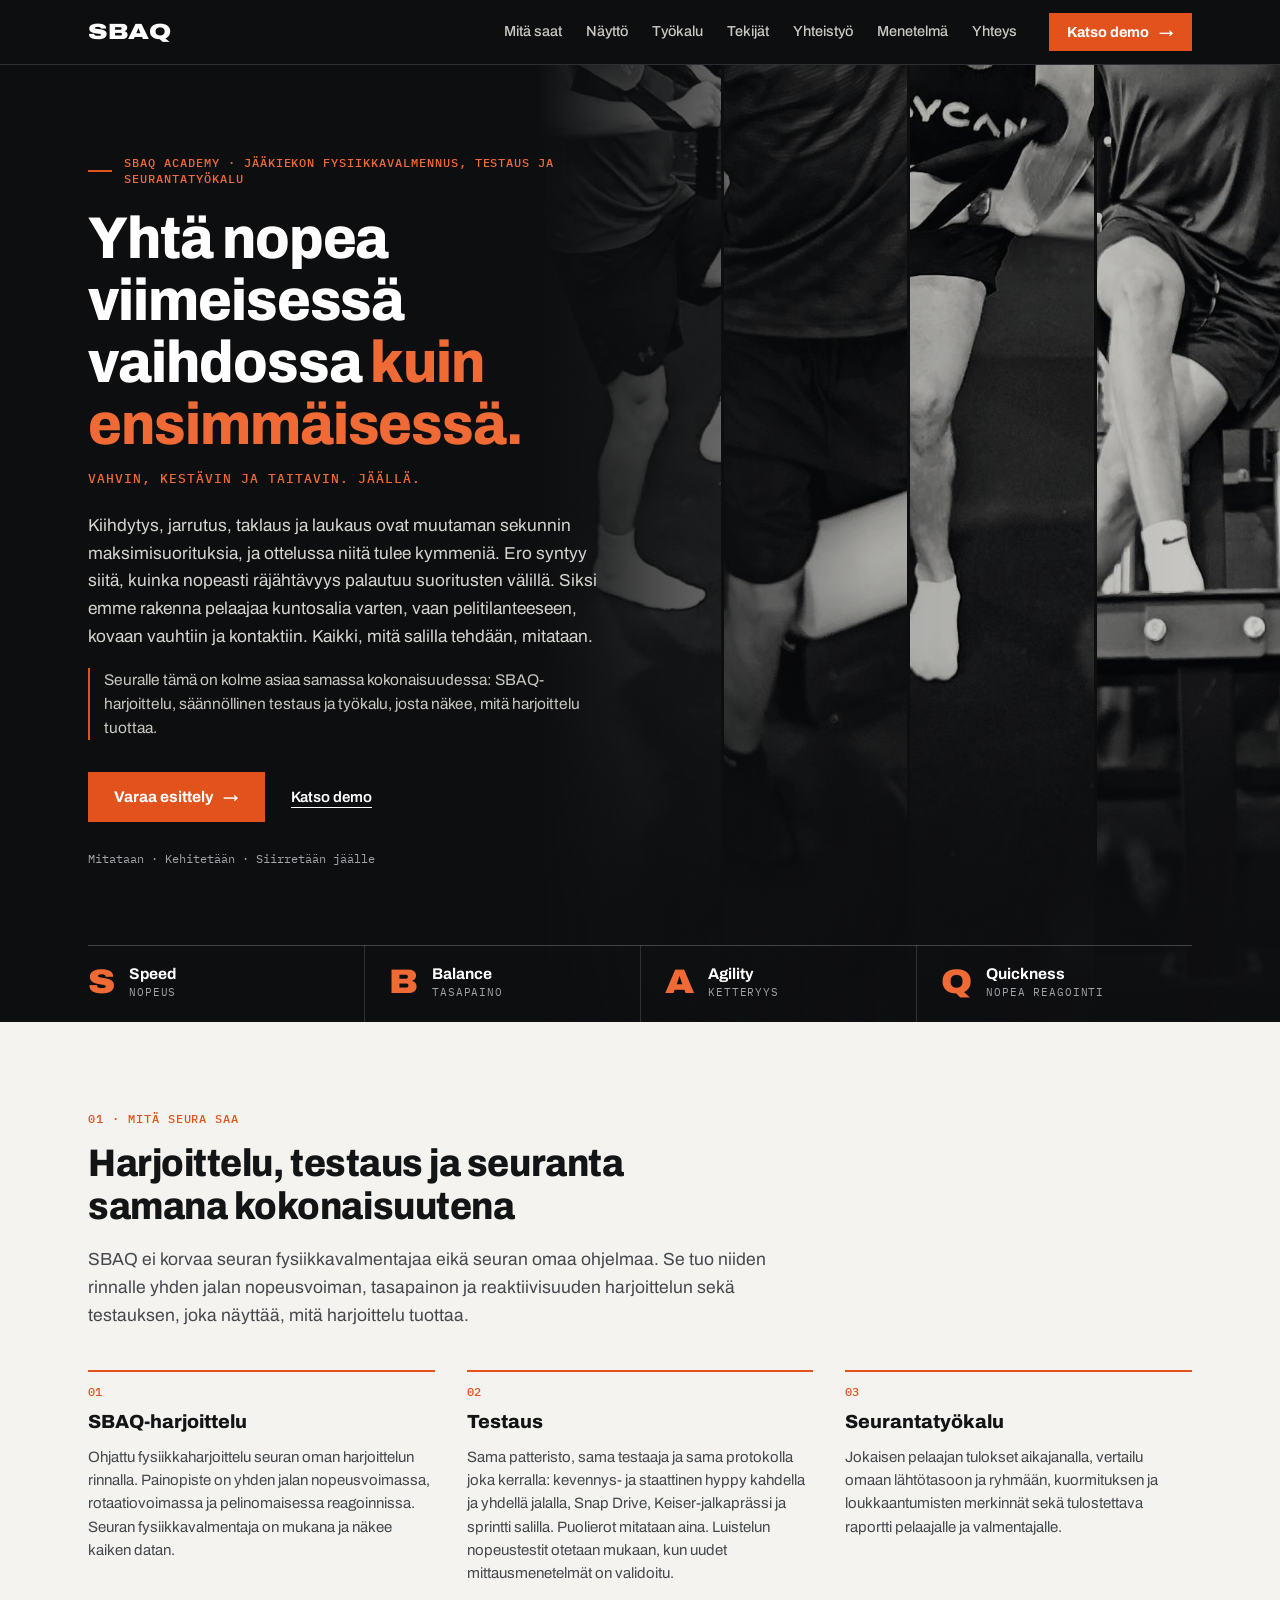
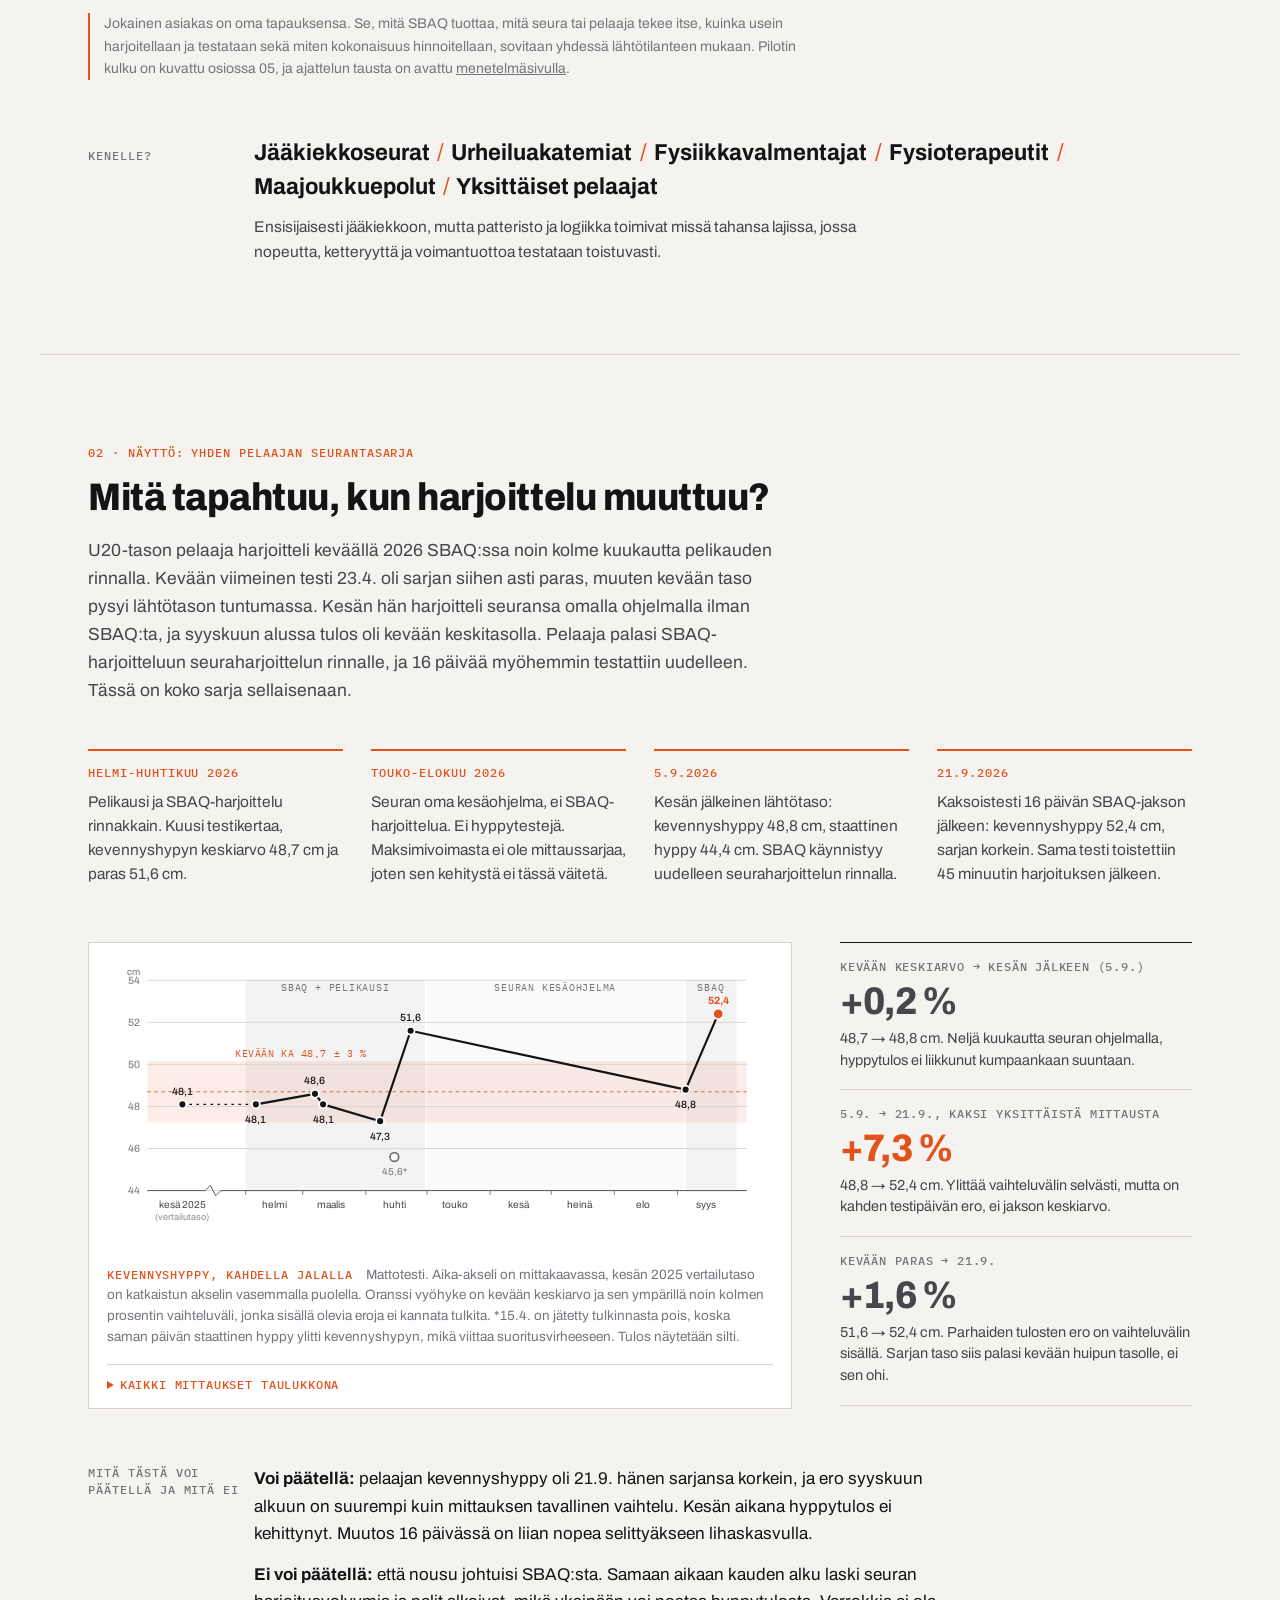
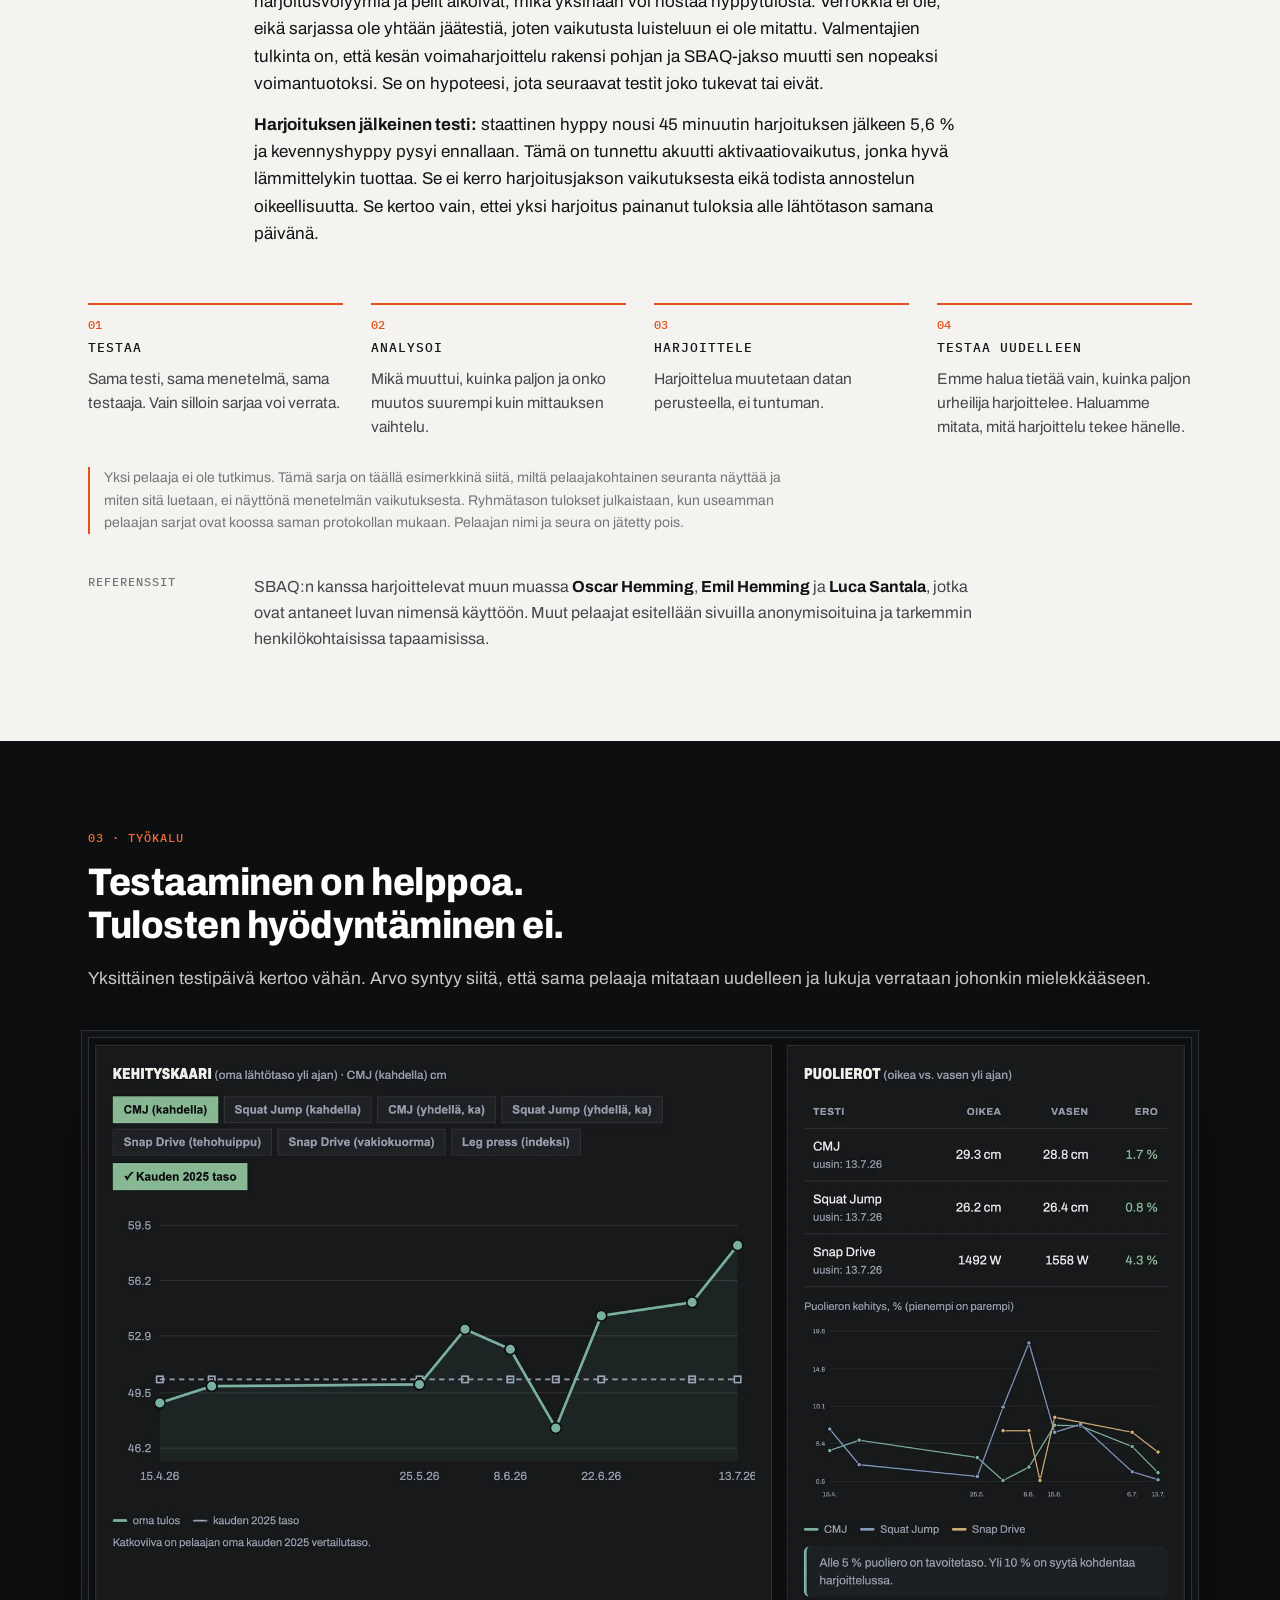
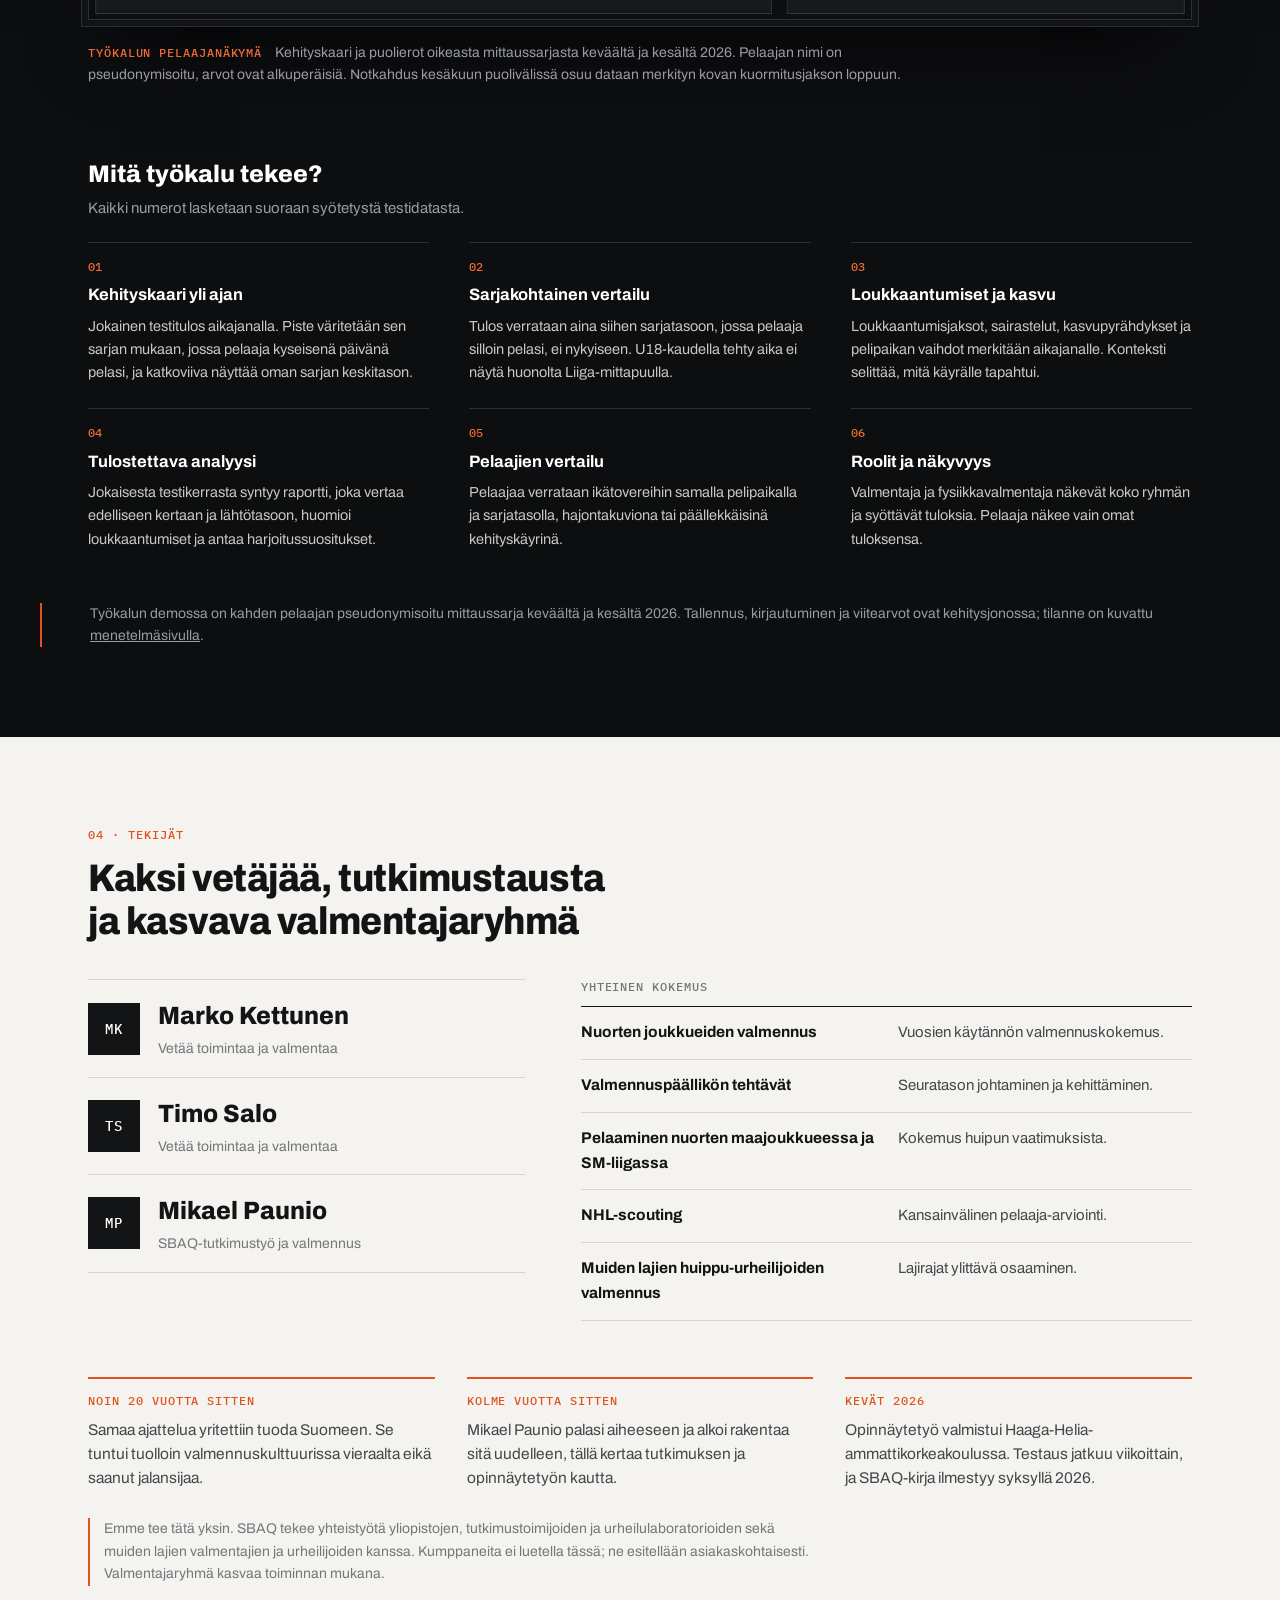
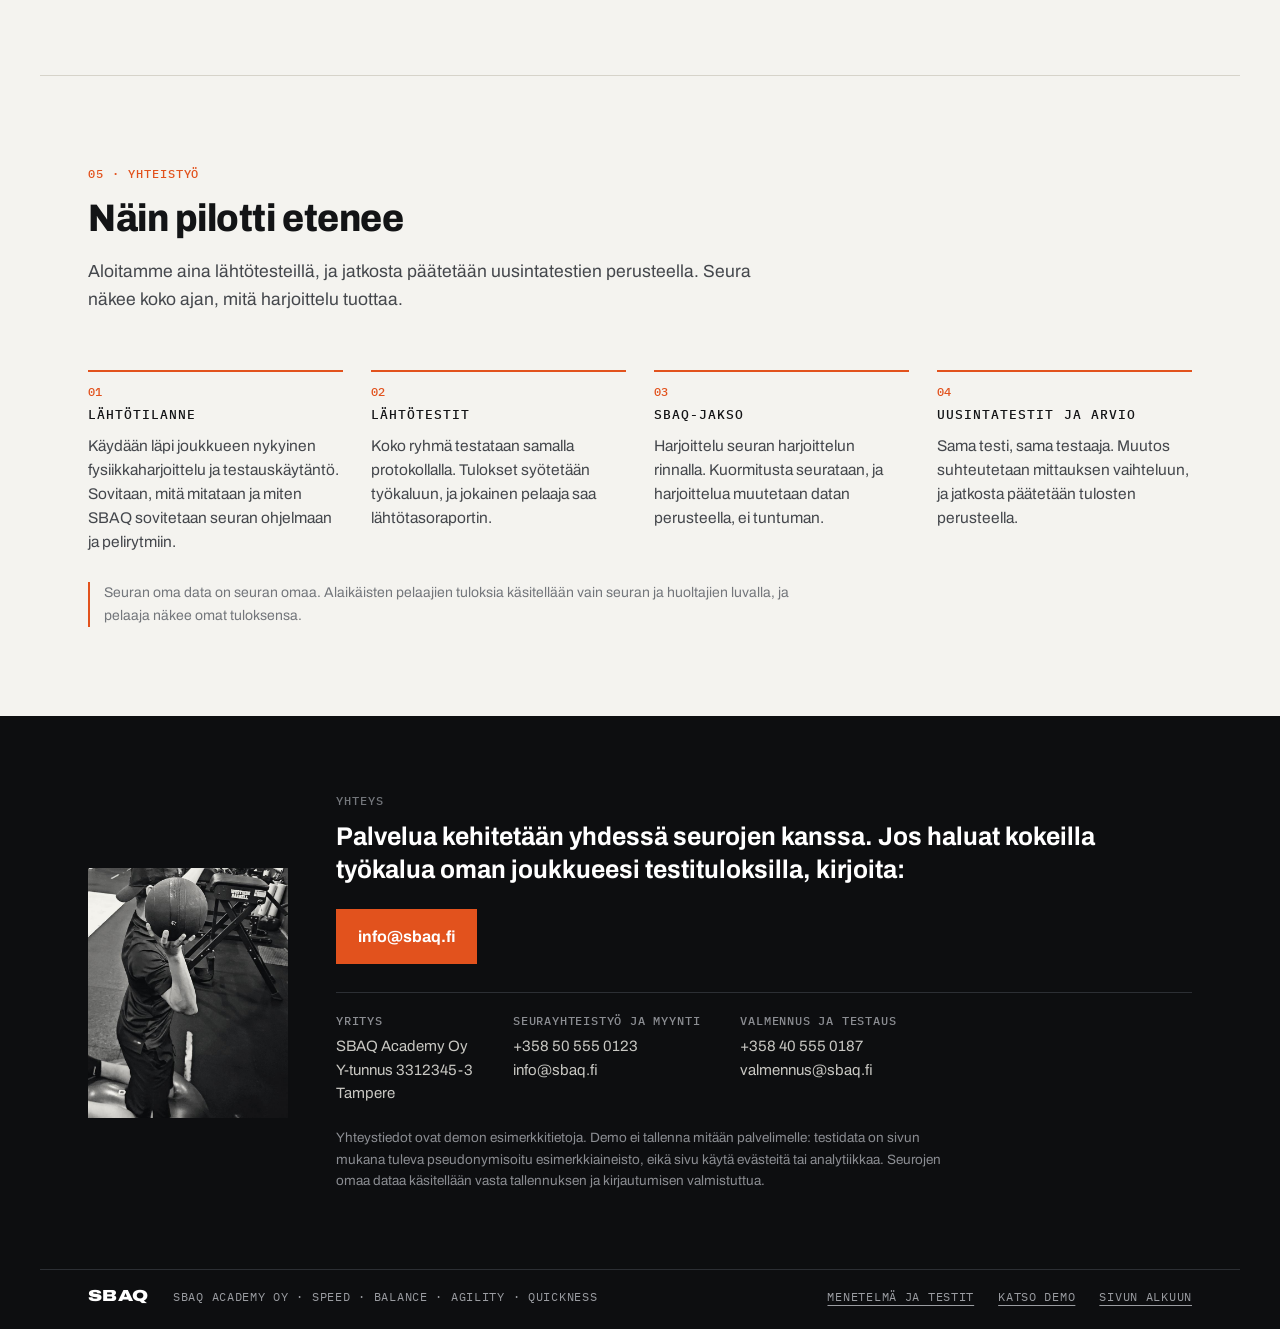
<file: index.html>
<!doctype html>
<html lang="fi">
<head>
  <meta charset="utf-8" />
  <meta name="viewport" content="width=device-width, initial-scale=1" />
  <title>SBAQ Academy. Speed, Balance, Agility, Quickness</title>
  <meta name="description" content="SBAQ Academy harjoittaa räjähtävyyttä, joka toistuu koko ottelun: yhtä nopea viimeisessä vaihdossa kuin ensimmäisessä. Harjoittelu mitataan yhteistyössä yliopistojen, tutkimustoimijoiden ja urheilulaboratorioiden kanssa, ja seurantatyökalu näyttää, miten pelaaja kehittyy." />
  <link rel="canonical" href="https://segedi23.github.io/sbaq-demo/" />
  <link rel="icon" href="img/favicon.svg" type="image/svg+xml" />
  <link rel="apple-touch-icon" href="img/apple-touch-icon.png" />
  <meta property="og:type" content="website" />
  <meta property="og:locale" content="fi_FI" />
  <meta property="og:site_name" content="SBAQ Academy" />
  <meta property="og:title" content="SBAQ Academy. Yhtä nopea viimeisessä vaihdossa kuin ensimmäisessä." />
  <meta property="og:description" content="Harjoittelu mitataan ja tulosten pitää näkyä jäällä. Katso demo ja yhden pelaajan case: mitä tapahtuu, kun harjoittelu muuttuu." />
  <meta property="og:url" content="https://segedi23.github.io/sbaq-demo/" />
  <meta property="og:image" content="https://segedi23.github.io/sbaq-demo/img/og.png" />
  <meta property="og:image:width" content="1200" />
  <meta property="og:image:height" content="630" />
  <meta name="twitter:card" content="summary_large_image" />
  <link rel="preconnect" href="https://fonts.googleapis.com" />
  <link rel="preconnect" href="https://fonts.gstatic.com" crossorigin />
  <link href="https://fonts.googleapis.com/css2?family=Archivo:wdth,wght@75..125,400..900&family=IBM+Plex+Mono:wght@400;500&display=swap" rel="stylesheet" />
  <link rel="stylesheet" href="site.css?v=20260923b" />
</head>
<body id="top">

<header class="mast">
  <div class="mast-in">
    <a class="wordmark" href="#top" aria-label="SBAQ, sivun alkuun">SBAQ</a>
    <nav class="mast-nav" id="mast-nav" aria-label="Sivun osat">
      <a href="#tarjous">Mitä saat</a>
      <a href="#case">Näyttö</a>
      <a href="#tyokalu">Työkalu</a>
      <a href="#tekijat">Tekijät</a>
      <a href="#yhteistyo">Yhteistyö</a>
      <a href="menetelma.html">Menetelmä</a>
      <a href="#yhteys">Yhteys</a>
    </nav>
    <a class="mast-tool" href="app/index.html?kirjautunut=1">Katso demo</a>
    <button class="mast-menu" type="button" aria-expanded="false" aria-controls="mast-nav">Valikko</button>
  </div>
</header>

<main>

  <!-- ================= avaus ================= -->
  <section class="hero">
    <div class="hero-strip" role="img" aria-label="Neljä mustavalkoista kuvaa SBAQ-harjoituksista: vesisäkkijuoksu, tasapainoharjoitus kahvakuulalla, sivuttaisloikka ja cross under">
      <img src="img/avaus-vesisakkijuoksu.jpg" alt="">
      <img src="img/avaus-tasapaino-kahvakuula.jpg" alt="">
      <img src="img/avaus-sivuttaisloikka.jpg" alt="">
      <img src="img/avaus-cross-under.jpg" alt="">
    </div>
    <div class="hero-in">
      <div class="hero-text">
        <p class="dateline">SBAQ Academy · jääkiekon fysiikkavalmennus, testaus ja seurantatyökalu</p>
        <h1>Yhtä nopea viimeisessä vaihdossa <i>kuin ensimmäisessä.</i></h1>
        <p class="hero-sub">Vahvin, kestävin ja taitavin. Jäällä.</p>
        <p class="lead">
          Kiihdytys, jarrutus, taklaus ja laukaus ovat muutaman sekunnin maksimisuorituksia,
          ja ottelussa niitä tulee kymmeniä. Ero syntyy siitä, kuinka nopeasti räjähtävyys
          palautuu suoritusten välillä. Siksi emme rakenna pelaajaa kuntosalia varten, vaan
          pelitilanteeseen, kovaan vauhtiin ja kontaktiin. Kaikki, mitä salilla tehdään,
          mitataan.
        </p>
        <p class="hero-offer">
          Seuralle tämä on kolme asiaa samassa kokonaisuudessa: SBAQ-harjoittelu,
          säännöllinen testaus ja työkalu, josta näkee, mitä harjoittelu tuottaa.
        </p>
        <p class="hero-links">
          <a class="go" href="#yhteys">Varaa esittely</a>
          <a class="under" href="app/index.html?kirjautunut=1">Katso demo</a>
        </p>
        <p class="hero-note">Mitataan · Kehitetään · Siirretään jäälle</p>
      </div>
    </div>
    <ul class="hero-band" aria-label="SBAQ: Speed, Balance, Agility, Quickness">
      <li><b>S</b><span>Speed<small>Nopeus</small></span></li>
      <li><b>B</b><span>Balance<small>Tasapaino</small></span></li>
      <li><b>A</b><span>Agility<small>Ketteryys</small></span></li>
      <li><b>Q</b><span>Quickness<small>Nopea reagointi</small></span></li>
    </ul>
  </section>

  <!-- ================= 01 tarjous ================= -->
  <section class="sec" id="tarjous">
    <header class="sec-mark">
      <span class="no">01 · Mitä seura saa</span>
      <h2>Harjoittelu, testaus ja seuranta samana kokonaisuutena</h2>
    </header>

    <p class="sec-intro">
      SBAQ ei korvaa seuran fysiikkavalmentajaa eikä seuran omaa ohjelmaa. Se tuo niiden
      rinnalle yhden jalan nopeusvoiman, tasapainon ja reaktiivisuuden harjoittelun sekä
      testauksen, joka näyttää, mitä harjoittelu tuottaa.
    </p>

    <ol class="offer">
      <li>
        <b>SBAQ-harjoittelu</b>
        <span>Ohjattu fysiikkaharjoittelu seuran oman harjoittelun rinnalla. Painopiste on yhden jalan nopeusvoimassa, rotaatiovoimassa ja pelinomaisessa reagoinnissa. Seuran fysiikkavalmentaja on mukana ja näkee kaiken datan.</span>
      </li>
      <li>
        <b>Testaus</b>
        <span>Sama patteristo, sama testaaja ja sama protokolla joka kerralla: kevennys- ja staattinen hyppy kahdella ja yhdellä jalalla, Snap Drive, Keiser-jalkaprässi ja sprintti salilla. Puolierot mitataan aina. Luistelun nopeustestit otetaan mukaan, kun uudet mittausmenetelmät on validoitu.</span>
      </li>
      <li>
        <b>Seurantatyökalu</b>
        <span>Jokaisen pelaajan tulokset aikajanalla, vertailu omaan lähtötasoon ja ryhmään, kuormituksen ja loukkaantumisten merkinnät sekä tulostettava raportti pelaajalle ja valmentajalle.</span>
      </li>
    </ol>

    <p class="footnote">
      Jokainen asiakas on oma tapauksensa. Se, mitä SBAQ tuottaa, mitä seura tai pelaaja
      tekee itse, kuinka usein harjoitellaan ja testataan sekä miten kokonaisuus
      hinnoitellaan, sovitaan yhdessä lähtötilanteen mukaan. Pilotin kulku on kuvattu
      osiossa 05, ja ajattelun tausta on avattu <a href="menetelma.html#snap">menetelmäsivulla</a>.
    </p>

    <div class="whom">
      <p class="q-label">Kenelle?</p>
      <p class="whom-line">Jääkiekkoseurat <i>/</i> Urheiluakatemiat <i>/</i> Fysiikkavalmentajat <i>/</i> Fysioterapeutit <i>/</i> Maajoukkuepolut <i>/</i> Yksittäiset pelaajat</p>
      <p class="whom-note">
        Ensisijaisesti jääkiekkoon, mutta patteristo ja logiikka toimivat missä tahansa
        lajissa, jossa nopeutta, ketteryyttä ja voimantuottoa testataan toistuvasti.
      </p>
    </div>
  </section>

  <!-- ================= 02 näyttö ================= -->
  <section class="sec" id="case">
    <header class="sec-mark">
      <span class="no">02 · Näyttö: yhden pelaajan seurantasarja</span>
      <h2>Mitä tapahtuu, kun harjoittelu muuttuu?</h2>
    </header>

    <p class="sec-intro">
      U20-tason pelaaja harjoitteli keväällä 2026 SBAQ:ssa noin kolme kuukautta pelikauden
      rinnalla. Kevään viimeinen testi 23.4. oli sarjan siihen asti paras, muuten kevään
      taso pysyi lähtötason tuntumassa. Kesän hän harjoitteli seuransa omalla ohjelmalla
      ilman SBAQ:ta, ja syyskuun alussa tulos oli kevään keskitasolla. Pelaaja palasi
      SBAQ-harjoitteluun seuraharjoittelun rinnalle, ja 16 päivää myöhemmin testattiin
      uudelleen. Tässä on koko sarja sellaisenaan.
    </p>

    <ol class="story four case-time">
      <li><b>Helmi-huhtikuu 2026</b><span>Pelikausi ja SBAQ-harjoittelu rinnakkain. Kuusi testikertaa, kevennyshypyn keskiarvo 48,7 cm ja paras 51,6 cm.</span></li>
      <li><b>Touko-elokuu 2026</b><span>Seuran oma kesäohjelma, ei SBAQ-harjoittelua. Ei hyppytestejä. Maksimivoimasta ei ole mittaussarjaa, joten sen kehitystä ei tässä väitetä.</span></li>
      <li><b>5.9.2026</b><span>Kesän jälkeinen lähtötaso: kevennyshyppy 48,8 cm, staattinen hyppy 44,4 cm. SBAQ käynnistyy uudelleen seuraharjoittelun rinnalla.</span></li>
      <li><b>21.9.2026</b><span>Kaksoistesti 16 päivän SBAQ-jakson jälkeen: kevennyshyppy 52,4 cm, sarjan korkein. Sama testi toistettiin 45 minuutin harjoituksen jälkeen.</span></li>
    </ol>

    <div class="case">
      <figure class="case-chart">
        <svg viewBox="0 0 760 330" xmlns="http://www.w3.org/2000/svg" role="img" aria-labelledby="case-chart-title" font-family="Archivo, Helvetica, Arial, sans-serif">
        <title id="case-chart-title">Kevennyshyppy testipäivittäin kesästä 2025 syyskuuhun 2026 aikajanalla. Kevään keskiarvo 48,7 cm ja sen ympärillä noin kolmen prosentin vaihteluväli. Huhtikuun puolivälin tulos 45,6 on merkitty avoimella pisteellä, koska saman päivän staattinen hyppy ylitti kevennyshypyn ja päivä on jätetty tulkinnasta pois. Syyskuun 21. päivän tulos 52,4 on sarjan korkein.</title>
        <rect x="158.3" y="22" width="204.5" height="240" fill="rgba(19,20,22,.05)"/>
        <text x="260.6" y="34" text-anchor="middle" font-size="11" font-family="IBM Plex Mono, Menlo, monospace" letter-spacing=".08em" fill="#73767b">SBAQ + PELIKAUSI</text>
        <rect x="365.1" y="22" width="292.9" height="240" fill="rgba(19,20,22,.02)"/>
        <text x="511.6" y="34" text-anchor="middle" font-size="11" font-family="IBM Plex Mono, Menlo, monospace" letter-spacing=".08em" fill="#73767b">SEURAN KESÄOHJELMA</text>
        <rect x="660.3" y="22" width="58.1" height="240" fill="rgba(19,20,22,.05)"/>
        <text x="689.3" y="34" text-anchor="middle" font-size="11" font-family="IBM Plex Mono, Menlo, monospace" letter-spacing=".08em" fill="#73767b">SBAQ</text>
        <rect x="46" y="114.1" width="684" height="70.2" fill="rgba(226,82,29,.10)"/>
        <line x1="46" y1="149.2" x2="730" y2="149.2" stroke="#e2521d" stroke-width="1" stroke-dasharray="4 4"/>
        <text x="146" y="109.1" text-anchor="start" font-size="11" font-family="IBM Plex Mono, Menlo, monospace" letter-spacing=".06em" fill="#e2521d">KEVÄÄN KA 48,7 ± 3 %</text>
        <line x1="46" y1="262.0" x2="730" y2="262.0" stroke="#d6d3ca" stroke-width="1"/>
        <text x="38" y="266.0" text-anchor="end" font-size="12" fill="#73767b">44</text>
        <line x1="46" y1="214.0" x2="730" y2="214.0" stroke="#d6d3ca" stroke-width="1"/>
        <text x="38" y="218.0" text-anchor="end" font-size="12" fill="#73767b">46</text>
        <line x1="46" y1="166.0" x2="730" y2="166.0" stroke="#d6d3ca" stroke-width="1"/>
        <text x="38" y="170.0" text-anchor="end" font-size="12" fill="#73767b">48</text>
        <line x1="46" y1="118.0" x2="730" y2="118.0" stroke="#d6d3ca" stroke-width="1"/>
        <text x="38" y="122.0" text-anchor="end" font-size="12" fill="#73767b">50</text>
        <line x1="46" y1="70.0" x2="730" y2="70.0" stroke="#d6d3ca" stroke-width="1"/>
        <text x="38" y="74.0" text-anchor="end" font-size="12" fill="#73767b">52</text>
        <line x1="46" y1="22.0" x2="730" y2="22.0" stroke="#d6d3ca" stroke-width="1"/>
        <text x="38" y="26.0" text-anchor="end" font-size="12" fill="#73767b">54</text>
        <text x="38" y="16" text-anchor="end" font-size="11" fill="#73767b">cm</text>
        <line x1="158.3" y1="262" x2="158.3" y2="267" stroke="#73767b"/>
        <text x="190.8" y="282" text-anchor="middle" font-size="11.5" fill="#44474c">helmi</text>
        <line x1="223.3" y1="262" x2="223.3" y2="267" stroke="#73767b"/>
        <text x="255.9" y="282" text-anchor="middle" font-size="11.5" fill="#44474c">maalis</text>
        <line x1="295.4" y1="262" x2="295.4" y2="267" stroke="#73767b"/>
        <text x="327.9" y="282" text-anchor="middle" font-size="11.5" fill="#44474c">huhti</text>
        <line x1="365.1" y1="262" x2="365.1" y2="267" stroke="#73767b"/>
        <text x="397.7" y="282" text-anchor="middle" font-size="11.5" fill="#44474c">touko</text>
        <line x1="437.2" y1="262" x2="437.2" y2="267" stroke="#73767b"/>
        <text x="469.7" y="282" text-anchor="middle" font-size="11.5" fill="#44474c">kesä</text>
        <line x1="506.9" y1="262" x2="506.9" y2="267" stroke="#73767b"/>
        <text x="539.4" y="282" text-anchor="middle" font-size="11.5" fill="#44474c">heinä</text>
        <line x1="578.9" y1="262" x2="578.9" y2="267" stroke="#73767b"/>
        <text x="611.5" y="282" text-anchor="middle" font-size="11.5" fill="#44474c">elo</text>
        <line x1="651.0" y1="262" x2="651.0" y2="267" stroke="#73767b"/>
        <text x="683.5" y="282" text-anchor="middle" font-size="11.5" fill="#44474c">syys</text>
        <line x1="142" y1="262" x2="730" y2="262" stroke="#44474c"/>
        <line x1="46" y1="262" x2="112" y2="262" stroke="#44474c"/>
        <polyline points="112,262 118,256 124,268 130,262" fill="none" stroke="#44474c"/>
        <line x1="130" y1="262" x2="142" y2="262" stroke="#44474c"/>
        <text x="86" y="282" text-anchor="middle" font-size="11.5" fill="#44474c">kesä 2025</text>
        <text x="86" y="296" text-anchor="middle" font-size="10.5" fill="#8b8d92">(vertailutaso)</text>
        <polyline points="169.9,163.6 237.3,151.6 246.6,163.6 311.7,182.8 346.5,79.6 660.3,146.8 697.5,60.4" fill="none" stroke="#131416" stroke-width="2.5" stroke-linejoin="round" stroke-linecap="round"/>
        <line x1="86" y1="163.6" x2="169.9" y2="163.6" stroke="#131416" stroke-width="1.5" stroke-dasharray="3 5"/>
        <circle cx="86" cy="163.6" r="4.5" fill="#131416" stroke="#fff" stroke-width="2"/>
        <text x="86" y="152.6" text-anchor="middle" font-size="12" font-weight="500" fill="#131416">48,1</text>
        <circle cx="169.9" cy="163.6" r="4.5" fill="#131416" stroke="#fff" stroke-width="2"/>
        <text x="169.9" y="184.6" text-anchor="middle" font-size="12" font-weight="500" fill="#131416">48,1</text>
        <circle cx="237.3" cy="151.6" r="4.5" fill="#131416" stroke="#fff" stroke-width="2"/>
        <text x="237.3" y="140.6" text-anchor="middle" font-size="12" font-weight="500" fill="#131416">48,6</text>
        <circle cx="246.6" cy="163.6" r="4.5" fill="#131416" stroke="#fff" stroke-width="2"/>
        <text x="246.6" y="184.6" text-anchor="middle" font-size="12" font-weight="500" fill="#131416">48,1</text>
        <circle cx="311.7" cy="182.8" r="4.5" fill="#131416" stroke="#fff" stroke-width="2"/>
        <text x="311.7" y="203.8" text-anchor="middle" font-size="12" font-weight="500" fill="#131416">47,3</text>
        <circle cx="327.9" cy="223.6" r="5" fill="#fff" stroke="#73767b" stroke-width="2"/>
        <text x="327.9" y="244.6" text-anchor="middle" font-size="11.5" fill="#73767b">45,6*</text>
        <circle cx="346.5" cy="79.6" r="4.5" fill="#131416" stroke="#fff" stroke-width="2"/>
        <text x="346.5" y="68.6" text-anchor="middle" font-size="12" font-weight="500" fill="#131416">51,6</text>
        <circle cx="660.3" cy="146.8" r="4.5" fill="#131416" stroke="#fff" stroke-width="2"/>
        <text x="660.3" y="167.8" text-anchor="middle" font-size="12" font-weight="500" fill="#131416">48,8</text>
        <circle cx="697.5" cy="60.4" r="6" fill="#e2521d" stroke="#fff" stroke-width="2"/>
        <text x="697.5" y="49.4" text-anchor="middle" font-size="12" font-weight="700" fill="#e2521d">52,4</text>
        </svg>
        <figcaption><span>Kevennyshyppy, kahdella jalalla</span> Mattotesti. Aika-akseli on mittakaavassa, kesän 2025 vertailutaso on katkaistun akselin vasemmalla puolella. Oranssi vyöhyke on kevään keskiarvo ja sen ympärillä noin kolmen prosentin vaihteluväli, jonka sisällä olevia eroja ei kannata tulkita. *15.4. on jätetty tulkinnasta pois, koska saman päivän staattinen hyppy ylitti kevennyshypyn, mikä viittaa suoritusvirheeseen. Tulos näytetään silti.</figcaption>
        <details class="case-data">
          <summary>Kaikki mittaukset taulukkona</summary>
          <table>
            <thead><tr><th scope="col">Testipäivä</th><th scope="col">CMJ, cm</th><th scope="col">SJ, cm</th><th scope="col">Jakso</th></tr></thead>
            <tbody>
              <tr><th scope="row">kesä 2025</th><td>48,1</td><td>44,0</td><td>vertailutaso</td></tr>
              <tr><th scope="row">6.2.2026</th><td>48,1</td><td>45,4</td><td>SBAQ + pelikausi</td></tr>
              <tr><th scope="row">7.3.2026</th><td>48,6</td><td>45,6</td><td>SBAQ + pelikausi</td></tr>
              <tr><th scope="row">11.3.2026</th><td>48,1</td><td>46,1</td><td>SBAQ + pelikausi</td></tr>
              <tr><th scope="row">8.4.2026</th><td>47,3</td><td>43,4</td><td>SBAQ + pelikausi</td></tr>
              <tr><th scope="row">15.4.2026</th><td>45,6*</td><td>50,8*</td><td>SBAQ + pelikausi</td></tr>
              <tr><th scope="row">23.4.2026</th><td>51,6</td><td>47,2</td><td>SBAQ + pelikausi</td></tr>
              <tr><th scope="row">5.9.2026</th><td>48,8</td><td>44,4</td><td>kesän jälkeen</td></tr>
              <tr><th scope="row">21.9.2026, ennen harjoitusta</th><td>52,4</td><td>47,2</td><td>16 pv SBAQ:ta</td></tr>
              <tr><th scope="row">21.9.2026, 45 min harjoituksen jälkeen</th><td>52,2</td><td>49,8</td><td>akuutti vaste</td></tr>
            </tbody>
          </table>
          <p>Yhden jalan hypyt (SJ ja CMJ, oikea ja vasen) on mitattu samoina päivinä; niiden keskiarvo oli 23.4. 26,5 cm, 5.9. 24,9 cm ja 21.9. 25,8 cm. Testaaja ja laite ovat olleet samat koko sarjan ajan.</p>
        </details>
      </figure>

      <ul class="case-stats">
        <li><i>Kevään keskiarvo → kesän jälkeen (5.9.)</i><b class="down">+0,2 %</b><span>48,7 → 48,8 cm. Neljä kuukautta seuran ohjelmalla, hyppytulos ei liikkunut kumpaankaan suuntaan.</span></li>
        <li><i>5.9. → 21.9., kaksi yksittäistä mittausta</i><b>+7,3 %</b><span>48,8 → 52,4 cm. Ylittää vaihteluvälin selvästi, mutta on kahden testipäivän ero, ei jakson keskiarvo.</span></li>
        <li><i>Kevään paras → 21.9.</i><b class="down">+1,6 %</b><span>51,6 → 52,4 cm. Parhaiden tulosten ero on vaihteluvälin sisällä. Sarjan taso siis palasi kevään huipun tasolle, ei sen ohi.</span></li>
      </ul>
    </div>

    <div class="case-read">
      <p class="q-label">Mitä tästä voi päätellä ja mitä ei</p>
      <div>
        <p>
          <b>Voi päätellä:</b> pelaajan kevennyshyppy oli 21.9. hänen sarjansa korkein, ja ero
          syyskuun alkuun on suurempi kuin mittauksen tavallinen vaihtelu. Kesän aikana
          hyppytulos ei kehittynyt. Muutos 16 päivässä on liian nopea selittyäkseen
          lihaskasvulla.
        </p>
        <p>
          <b>Ei voi päätellä:</b> että nousu johtuisi SBAQ:sta. Samaan aikaan kauden alku
          laski seuran harjoitusvolyymia ja pelit alkoivat, mikä yksinään voi nostaa
          hyppytulosta. Verrokkia ei ole, eikä sarjassa ole yhtään jäätestiä, joten
          vaikutusta luisteluun ei ole mitattu. Valmentajien tulkinta on, että kesän
          voimaharjoittelu rakensi pohjan ja SBAQ-jakso muutti sen nopeaksi voimantuotoksi.
          Se on hypoteesi, jota seuraavat testit joko tukevat tai eivät.
        </p>
        <p>
          <b>Harjoituksen jälkeinen testi:</b> staattinen hyppy nousi 45 minuutin harjoituksen
          jälkeen 5,6 % ja kevennyshyppy pysyi ennallaan. Tämä on tunnettu akuutti
          aktivaatiovaikutus, jonka hyvä lämmittelykin tuottaa. Se ei kerro harjoitusjakson
          vaikutuksesta eikä todista annostelun oikeellisuutta. Se kertoo vain, ettei yksi
          harjoitus painanut tuloksia alle lähtötason samana päivänä.
        </p>
      </div>
    </div>

    <ol class="story four case-loop">
      <li><b>Testaa</b><span>Sama testi, sama menetelmä, sama testaaja. Vain silloin sarjaa voi verrata.</span></li>
      <li><b>Analysoi</b><span>Mikä muuttui, kuinka paljon ja onko muutos suurempi kuin mittauksen vaihtelu.</span></li>
      <li><b>Harjoittele</b><span>Harjoittelua muutetaan datan perusteella, ei tuntuman.</span></li>
      <li><b>Testaa uudelleen</b><span>Emme halua tietää vain, kuinka paljon urheilija harjoittelee. Haluamme mitata, mitä harjoittelu tekee hänelle.</span></li>
    </ol>

    <p class="footnote">
      Yksi pelaaja ei ole tutkimus. Tämä sarja on täällä esimerkkinä siitä, miltä
      pelaajakohtainen seuranta näyttää ja miten sitä luetaan, ei näyttönä menetelmän
      vaikutuksesta. Ryhmätason tulokset julkaistaan, kun useamman pelaajan sarjat ovat
      koossa saman protokollan mukaan. Pelaajan nimi ja seura on jätetty pois.
    </p>
    <div class="refs">
      <p class="q-label">Referenssit</p>
      <p class="refs-line">
        SBAQ:n kanssa harjoittelevat muun muassa <b>Oscar Hemming</b>, <b>Emil Hemming</b> ja
        <b>Luca Santala</b>, jotka ovat antaneet luvan nimensä käyttöön. Muut pelaajat
        esitellään sivuilla anonymisoituina ja tarkemmin henkilökohtaisissa tapaamisissa.
      </p>
    </div>
  </section>

  <!-- ================= 03 työkalu ================= -->
  <section class="sec dark" id="tyokalu">
    <header class="sec-mark">
      <span class="no">03 · Työkalu</span>
      <h2>Testaaminen on helppoa. Tulosten hyödyntäminen ei.</h2>
    </header>

    <p class="sec-intro">
      Yksittäinen testipäivä kertoo vähän. Arvo syntyy siitä, että sama pelaaja
      mitataan uudelleen ja lukuja verrataan johonkin mielekkääseen.
    </p>

    <figure class="shot">
      <img src="img/tyokalu-kehityskaari.webp" width="1900" height="1001" loading="lazy"
           alt="Kuvakaappaus työkalun pelaajanäkymästä: kevennyshypyn kehityskaari testikerroittain ja oikean ja vasemman jalan puolierot taulukkona ja käyränä">
      <figcaption><span>Työkalun pelaajanäkymä</span> Kehityskaari ja puolierot oikeasta mittaussarjasta keväältä ja kesältä 2026. Pelaajan nimi on pseudonymisoitu, arvot ovat alkuperäisiä. Notkahdus kesäkuun puolivälissä osuu dataan merkityn kovan kuormitusjakson loppuun.</figcaption>
    </figure>

    <div class="feat-head">
      <h3>Mitä työkalu tekee?</h3>
      <p class="small-intro">Kaikki numerot lasketaan suoraan syötetystä testidatasta.</p>
    </div>
    <dl class="feat">
          <div><dt>Kehityskaari yli ajan</dt><dd>Jokainen testitulos aikajanalla. Piste väritetään sen sarjan mukaan, jossa pelaaja kyseisenä päivänä pelasi, ja katkoviiva näyttää oman sarjan keskitason.</dd></div>
          <div><dt>Sarjakohtainen vertailu</dt><dd>Tulos verrataan aina siihen sarjatasoon, jossa pelaaja silloin pelasi, ei nykyiseen. U18-kaudella tehty aika ei näytä huonolta Liiga-mittapuulla.</dd></div>
          <div><dt>Loukkaantumiset ja kasvu</dt><dd>Loukkaantumisjaksot, sairastelut, kasvupyrähdykset ja pelipaikan vaihdot merkitään aikajanalle. Konteksti selittää, mitä käyrälle tapahtui.</dd></div>
          <div><dt>Tulostettava analyysi</dt><dd>Jokaisesta testikerrasta syntyy raportti, joka vertaa edelliseen kertaan ja lähtötasoon, huomioi loukkaantumiset ja antaa harjoitussuositukset.</dd></div>
          <div><dt>Pelaajien vertailu</dt><dd>Pelaajaa verrataan ikätovereihin samalla pelipaikalla ja sarjatasolla, hajontakuviona tai päällekkäisinä kehityskäyrinä.</dd></div>
          <div><dt>Roolit ja näkyvyys</dt><dd>Valmentaja ja fysiikkavalmentaja näkevät koko ryhmän ja syöttävät tuloksia. Pelaaja näkee vain omat tuloksensa.</dd></div>
        </dl>

    <p class="footnote">
      Työkalun demossa on kahden pelaajan pseudonymisoitu mittaussarja keväältä ja kesältä 2026.
      Tallennus, kirjautuminen ja viitearvot ovat kehitysjonossa; tilanne on kuvattu
      <a href="menetelma.html#tilanne">menetelmäsivulla</a>.
    </p>
  </section>

  <!-- ================= 04 tekijät ================= -->
  <section class="sec" id="tekijat">
    <header class="sec-mark">
      <span class="no">04 · Tekijät</span>
      <h2>Kaksi vetäjää, tutkimustausta ja kasvava valmentajaryhmä</h2>
    </header>

    <div class="people">
      <ul class="names">
        <li><b>MK</b><span>Marko Kettunen<small>Vetää toimintaa ja valmentaa</small></span></li>
        <li><b>TS</b><span>Timo Salo<small>Vetää toimintaa ja valmentaa</small></span></li>
        <li><b>MP</b><span>Mikael Paunio<small>SBAQ-tutkimustyö ja valmennus</small></span></li>
      </ul>

      <div class="exp">
        <p class="q-label">Yhteinen kokemus</p>
        <ul>
          <li><b>Nuorten joukkueiden valmennus</b><span>Vuosien käytännön valmennuskokemus.</span></li>
          <li><b>Valmennuspäällikön tehtävät</b><span>Seuratason johtaminen ja kehittäminen.</span></li>
          <li><b>Pelaaminen nuorten maajoukkueessa ja SM-liigassa</b><span>Kokemus huipun vaatimuksista.</span></li>
          <li><b>NHL-scouting</b><span>Kansainvälinen pelaaja-arviointi.</span></li>
          <li><b>Muiden lajien huippu-urheilijoiden valmennus</b><span>Lajirajat ylittävä osaaminen.</span></li>
        </ul>
      </div>
    </div>

    <ol class="story">
      <li><b>Noin 20 vuotta sitten</b><span>Samaa ajattelua yritettiin tuoda Suomeen. Se tuntui tuolloin valmennuskulttuurissa vieraalta eikä saanut jalansijaa.</span></li>
      <li><b>Kolme vuotta sitten</b><span>Mikael Paunio palasi aiheeseen ja alkoi rakentaa sitä uudelleen, tällä kertaa tutkimuksen ja opinnäytetyön kautta.</span></li>
      <li><b>Kevät 2026</b><span>Opinnäytetyö valmistui Haaga-Helia-ammattikorkeakoulussa. Testaus jatkuu viikoittain, ja SBAQ-kirja ilmestyy syksyllä 2026.</span></li>
    </ol>

    <p class="footnote">
      Emme tee tätä yksin. SBAQ tekee yhteistyötä yliopistojen, tutkimustoimijoiden ja
      urheilulaboratorioiden sekä muiden lajien valmentajien ja urheilijoiden kanssa.
      Kumppaneita ei luetella tässä; ne esitellään asiakaskohtaisesti. Valmentajaryhmä
      kasvaa toiminnan mukana.
    </p>
  </section>

  <!-- ================= 05 yhteistyö ================= -->
  <section class="sec" id="yhteistyo">
    <header class="sec-mark">
      <span class="no">05 · Yhteistyö</span>
      <h2>Näin pilotti etenee</h2>
    </header>

    <p class="sec-intro">
      Aloitamme aina lähtötesteillä, ja jatkosta päätetään uusintatestien perusteella.
      Seura näkee koko ajan, mitä harjoittelu tuottaa.
    </p>

    <ol class="story four case-loop">
      <li><b>Lähtötilanne</b><span>Käydään läpi joukkueen nykyinen fysiikkaharjoittelu ja testauskäytäntö. Sovitaan, mitä mitataan ja miten SBAQ sovitetaan seuran ohjelmaan ja pelirytmiin.</span></li>
      <li><b>Lähtötestit</b><span>Koko ryhmä testataan samalla protokollalla. Tulokset syötetään työkaluun, ja jokainen pelaaja saa lähtötasoraportin.</span></li>
      <li><b>SBAQ-jakso</b><span>Harjoittelu seuran harjoittelun rinnalla. Kuormitusta seurataan, ja harjoittelua muutetaan datan perusteella, ei tuntuman.</span></li>
      <li><b>Uusintatestit ja arvio</b><span>Sama testi, sama testaaja. Muutos suhteutetaan mittauksen vaihteluun, ja jatkosta päätetään tulosten perusteella.</span></li>
    </ol>

    <p class="footnote">
      Seuran oma data on seuran omaa. Alaikäisten pelaajien tuloksia käsitellään vain seuran
      ja huoltajien luvalla, ja pelaaja näkee omat tuloksensa.
    </p>
  </section>

</main>

<!-- ================= yhteys ================= -->
<footer class="end" id="yhteys">
  <div class="end-main">
    <img class="end-shot" src="img/kuntopallo-1.jpg" alt="Pelaaja takaapäin kuvattuna polvillaan jumppapallon päällä, kuntopallo heittovalmiina" loading="lazy">
    <div class="end-copy">
    <p class="q-label">Yhteys</p>
    <p class="end-line">
      Palvelua kehitetään yhdessä seurojen kanssa. Jos haluat kokeilla työkalua oman
      joukkueesi testituloksilla, kirjoita:
    </p>
    <a class="end-mail" href="mailto:info@sbaq.fi">info@sbaq.fi</a>
    <dl class="end-card">
      <div><dt>Yritys</dt><dd>SBAQ Academy Oy<br>Y-tunnus 3312345-3<br>Tampere</dd></div>
      <div><dt>Seurayhteistyö ja myynti</dt><dd><a href="tel:+358505550123">+358 50 555 0123</a><br><a href="mailto:info@sbaq.fi">info@sbaq.fi</a></dd></div>
      <div><dt>Valmennus ja testaus</dt><dd><a href="tel:+358405550187">+358 40 555 0187</a><br><a href="mailto:valmennus@sbaq.fi">valmennus@sbaq.fi</a></dd></div>
    </dl>
    <p class="end-note">
      Yhteystiedot ovat demon esimerkkitietoja. Demo ei tallenna mitään palvelimelle:
      testidata on sivun mukana tuleva pseudonymisoitu esimerkkiaineisto, eikä sivu
      käytä evästeitä tai analytiikkaa. Seurojen omaa dataa käsitellään vasta
      tallennuksen ja kirjautumisen valmistuttua.
    </p>
    </div>
  </div>
  <div class="end-base">
    <span class="wordmark small">SBAQ</span>
    <span>SBAQ Academy Oy · Speed · Balance · Agility · Quickness</span>
    <a href="menetelma.html">Menetelmä ja testit</a>
    <a href="app/index.html?kirjautunut=1">Katso demo</a>
    <a href="#top">Sivun alkuun</a>
  </div>
</footer>

<script src="site.js?v=20260923b"></script>
</body>
</html>
</file>
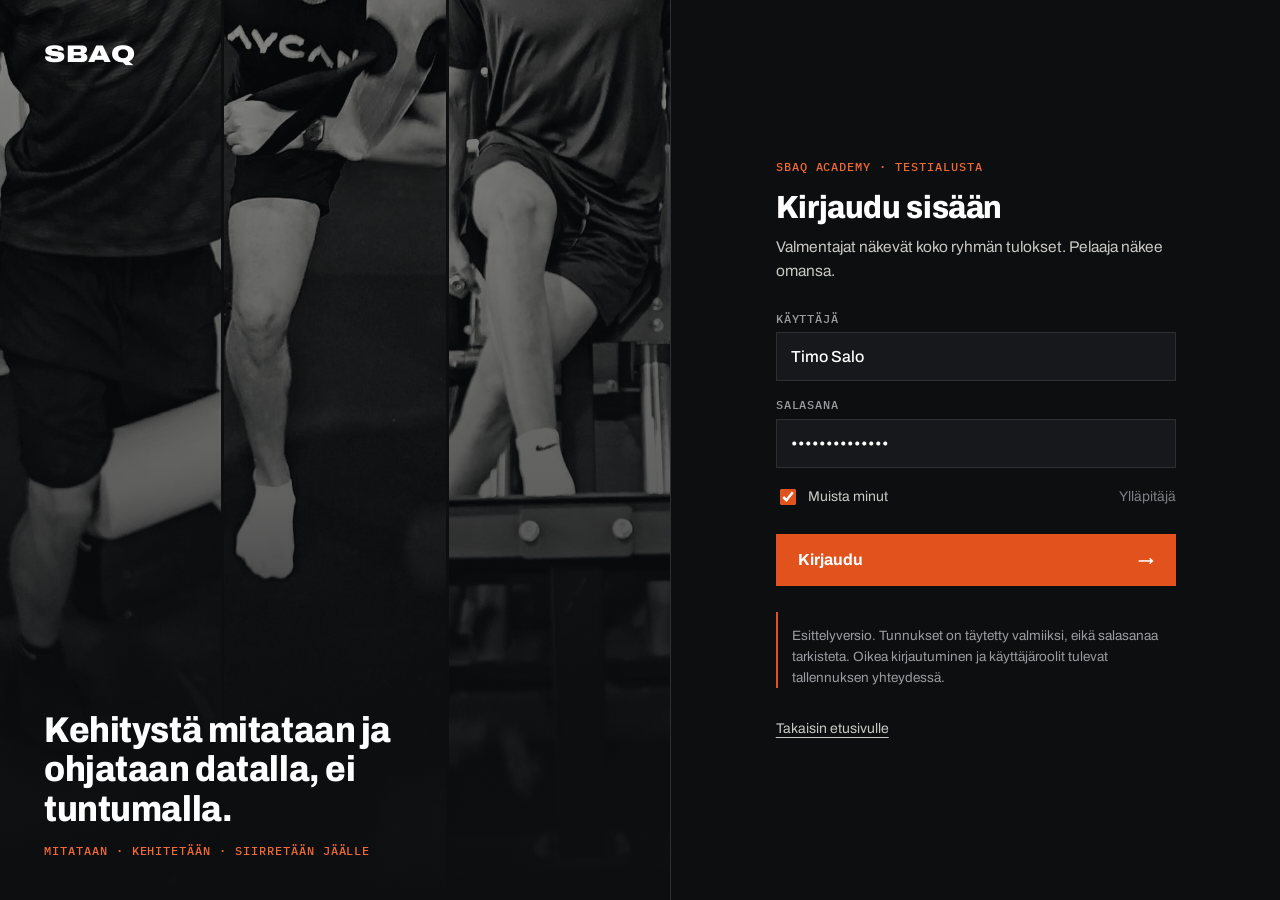
<file: app/index.html>
<!doctype html>
<html lang="fi">
<head>
  <meta charset="utf-8" />
  <meta name="viewport" content="width=device-width, initial-scale=1" />
  <title>SBAQ Testialusta</title>
  <script>
    /* Esittelykirjautuminen: ilman avattua istuntoa ohjataan kirjautumissivulle. */
    (function () {
      var user = null;
      try { user = sessionStorage.getItem("sbaq_demo_user"); } catch (e) {}
      if (!user && !/[?&]kirjautunut=1/.test(location.search)) location.replace("kirjaudu.html" + location.hash);
      window.SBAQ_USER = user || "Timo Salo";
    })();
  </script>
  <link rel="preconnect" href="https://fonts.googleapis.com" />
  <link rel="preconnect" href="https://fonts.gstatic.com" crossorigin />
  <link href="https://fonts.googleapis.com/css2?family=Archivo:wdth,wght@62..125,400..900&family=IBM+Plex+Mono:wght@400;500&display=swap" rel="stylesheet" />
  <link rel="stylesheet" href="styles.css?v=20260917b" />
</head>
<body>
  <header class="topbar">
    <div class="brand">
      <a class="logo" href="../" title="Etusivulle">SBAQ</a>
      <span class="tag">Speed · Balance · Agility · Quickness</span>
    </div>
    <nav class="tabs" id="tabs">
      <button data-view="roster" class="active">Pelaajat</button>
      <button data-view="compare">Vertailu</button>
    </nav>
    <div class="userbox">
      <span class="uname" id="userName"></span>
      <a href="kirjaudu.html" id="logout">Kirjaudu ulos</a>
    </div>
    <div class="rolebox">
      <label>Rooli</label>
      <select id="roleSelect" title="Demo: vaihda roolia (ylläpitäjä näkee kaiken, pelaaja vain omansa)"></select>
    </div>
  </header>

  <main id="app"></main>

  <footer class="foot">
    <span id="dataNote"></span>
  </footer>

  <script>
    document.getElementById("userName").textContent = window.SBAQ_USER;
    document.getElementById("logout").addEventListener("click", function () {
      try { sessionStorage.removeItem("sbaq_demo_user"); } catch (e) {}
    });
  </script>
  <script src="data.js"></script>
  <script src="main.js?v=20260922"></script>
</body>
</html>
</file>
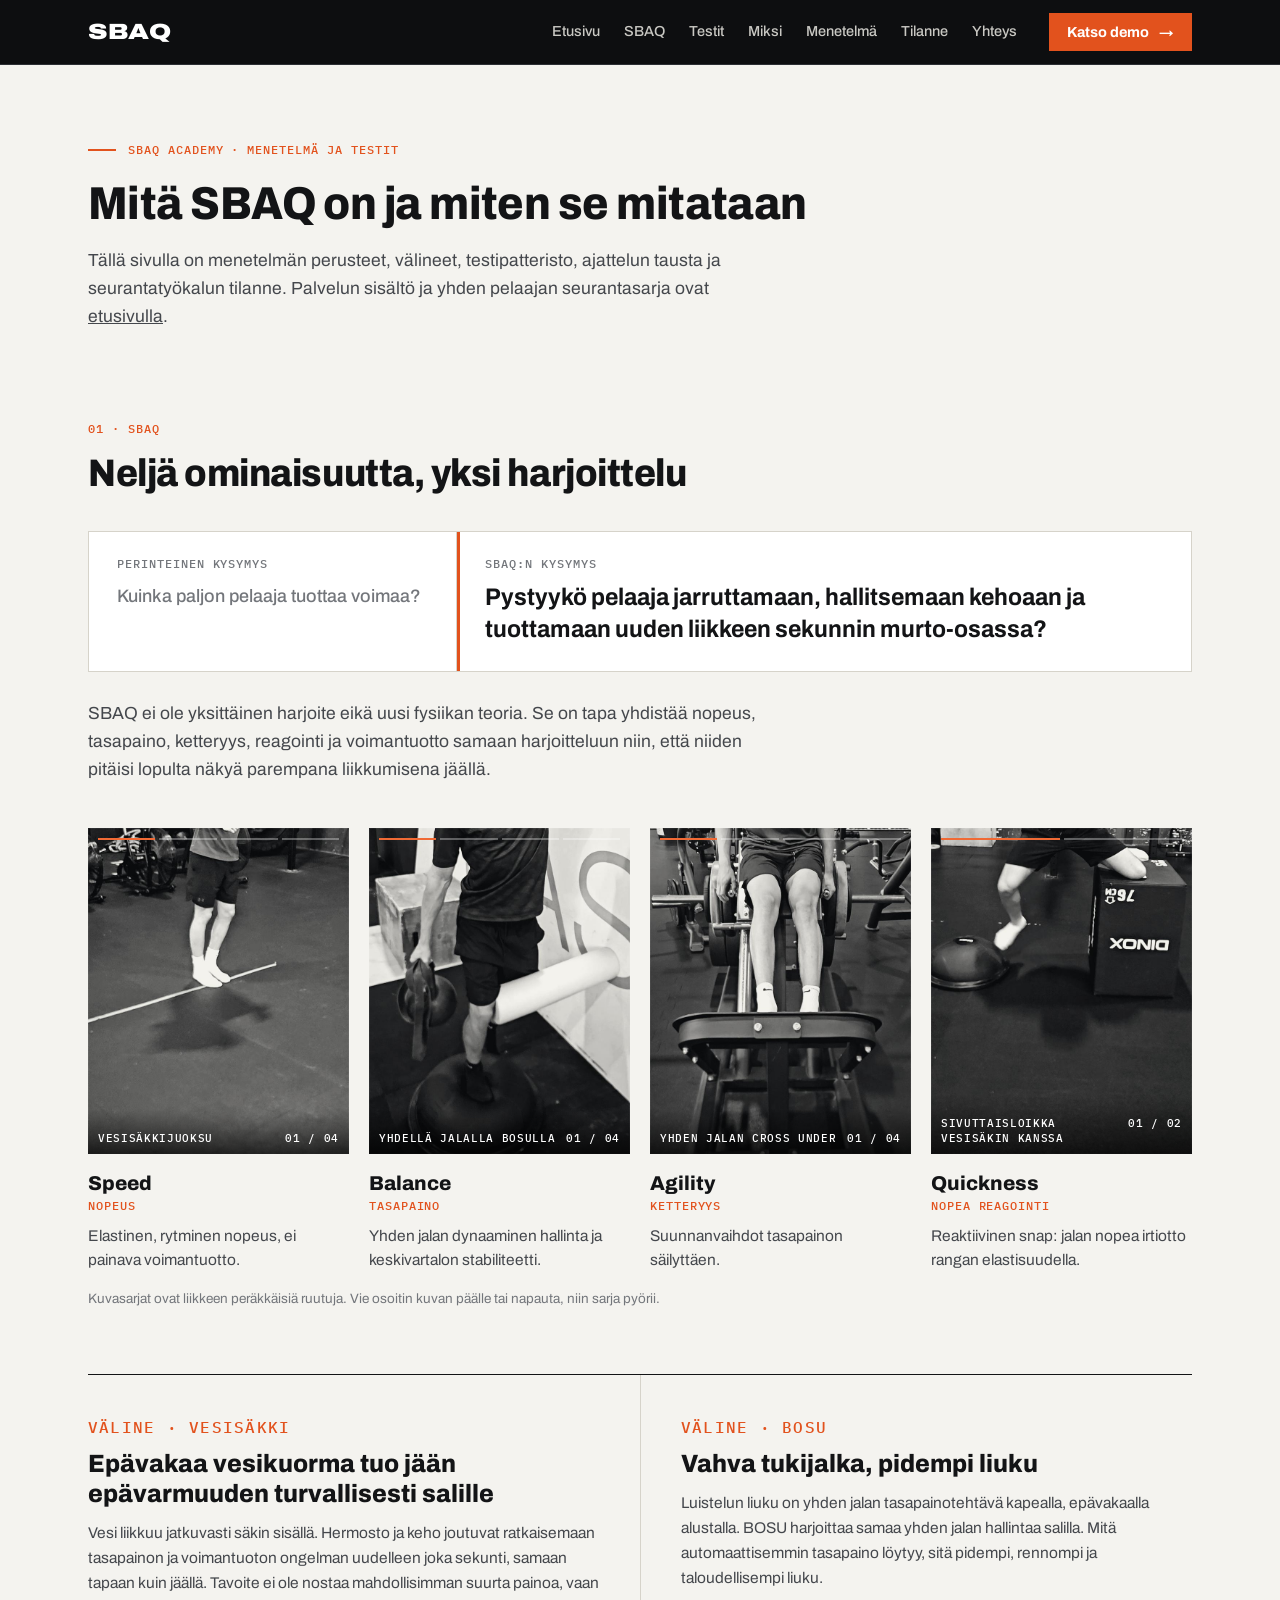
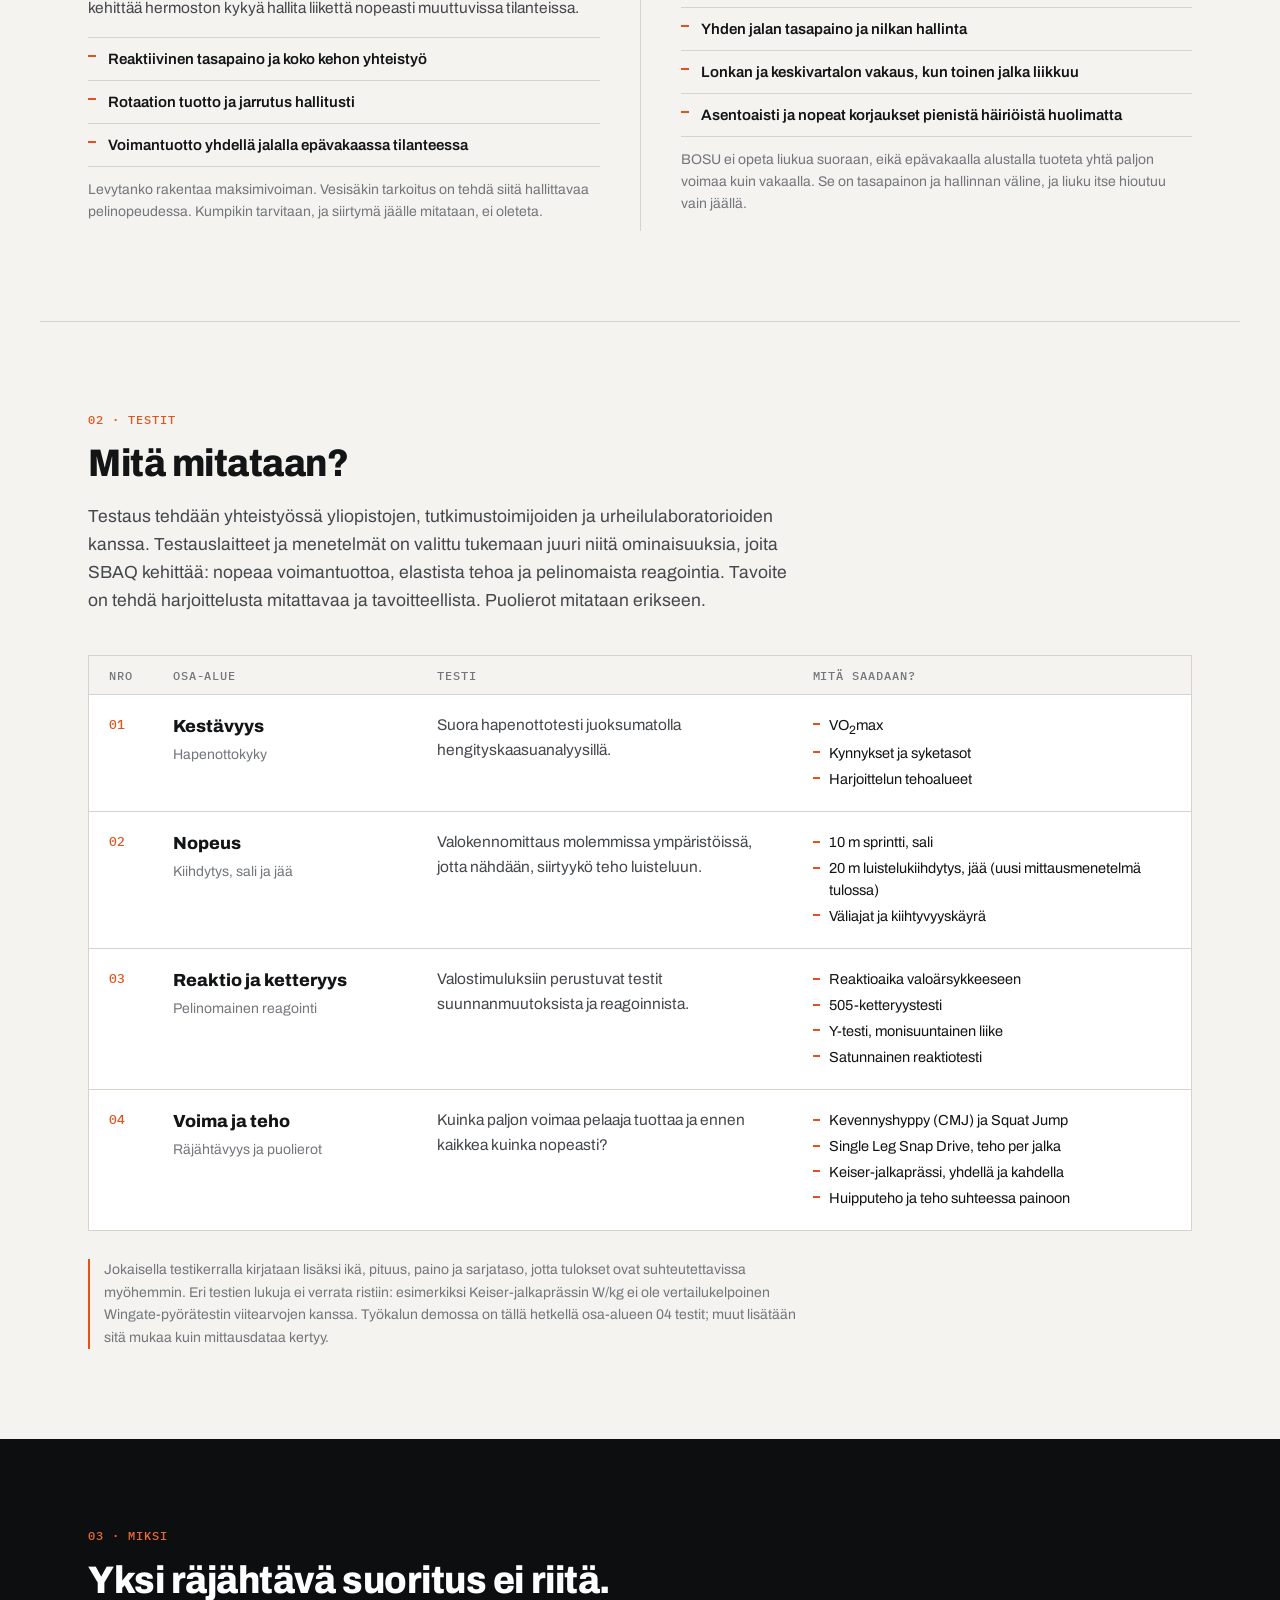
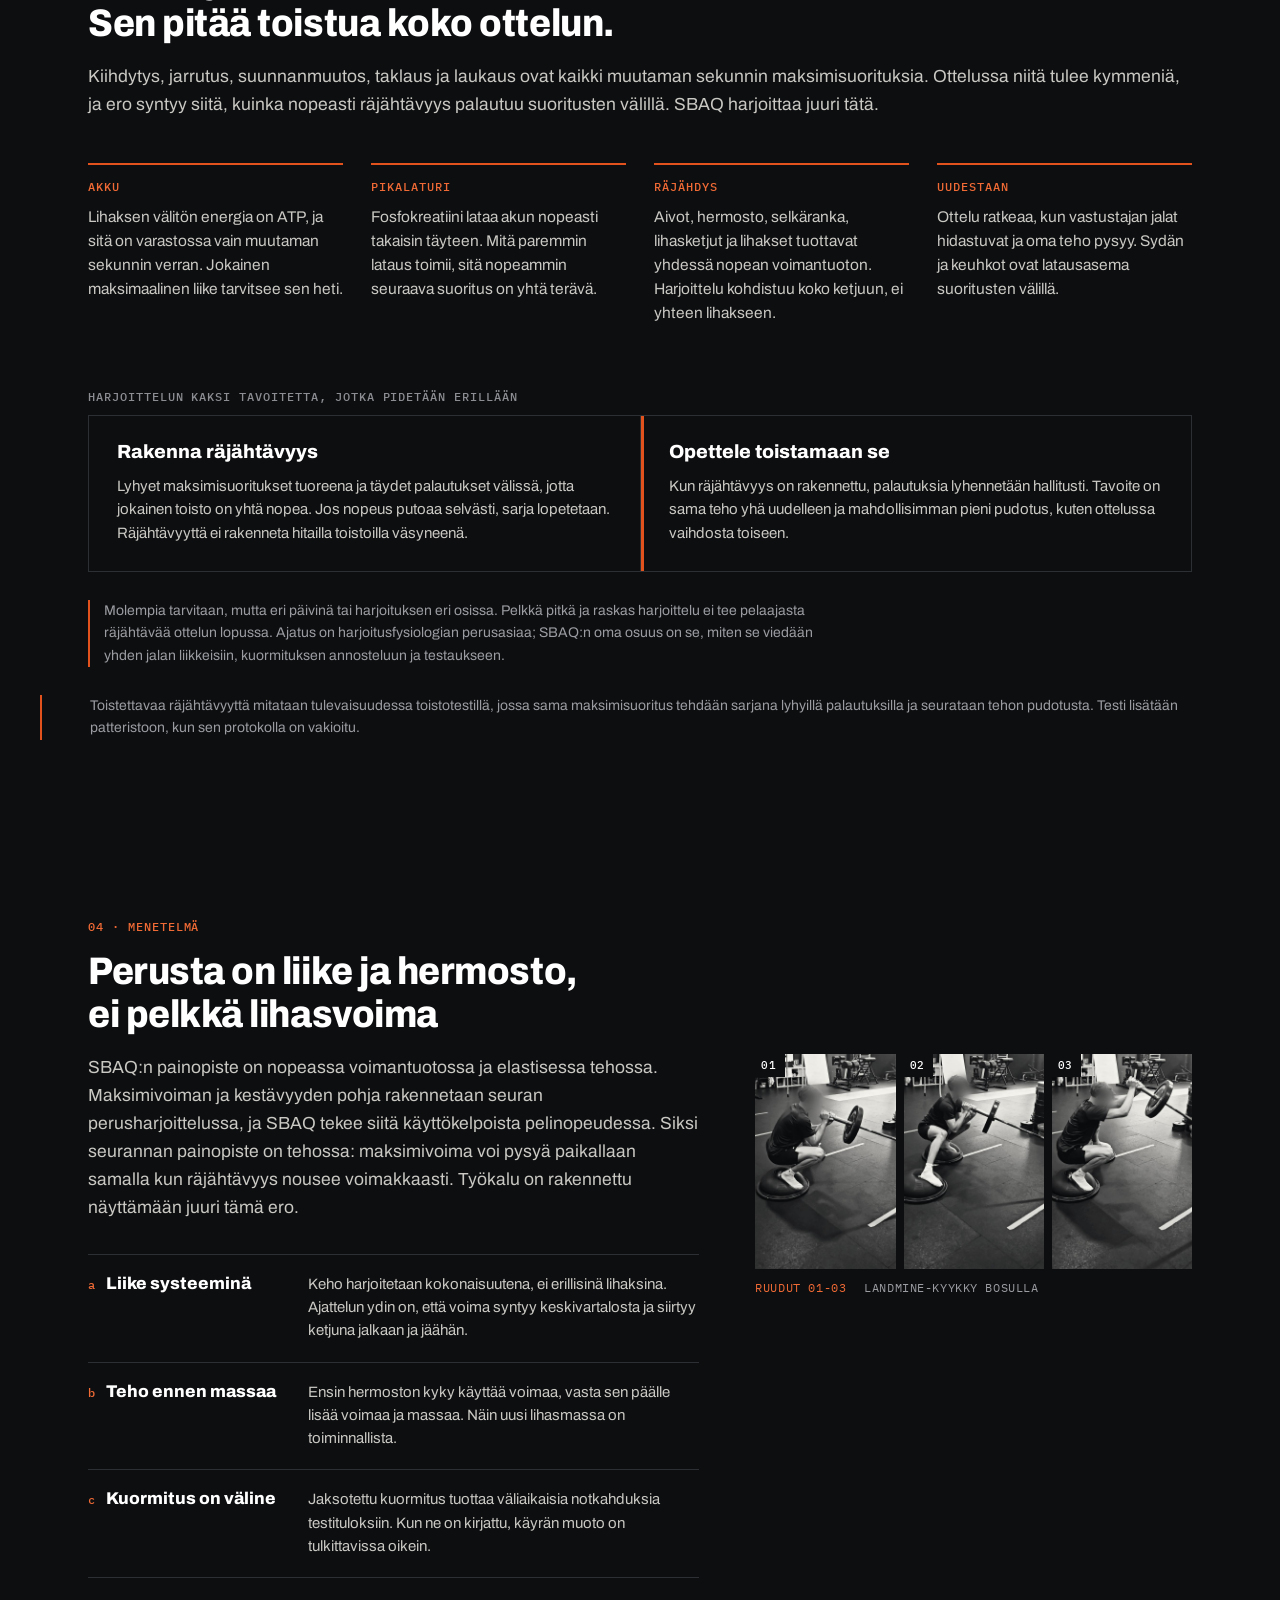
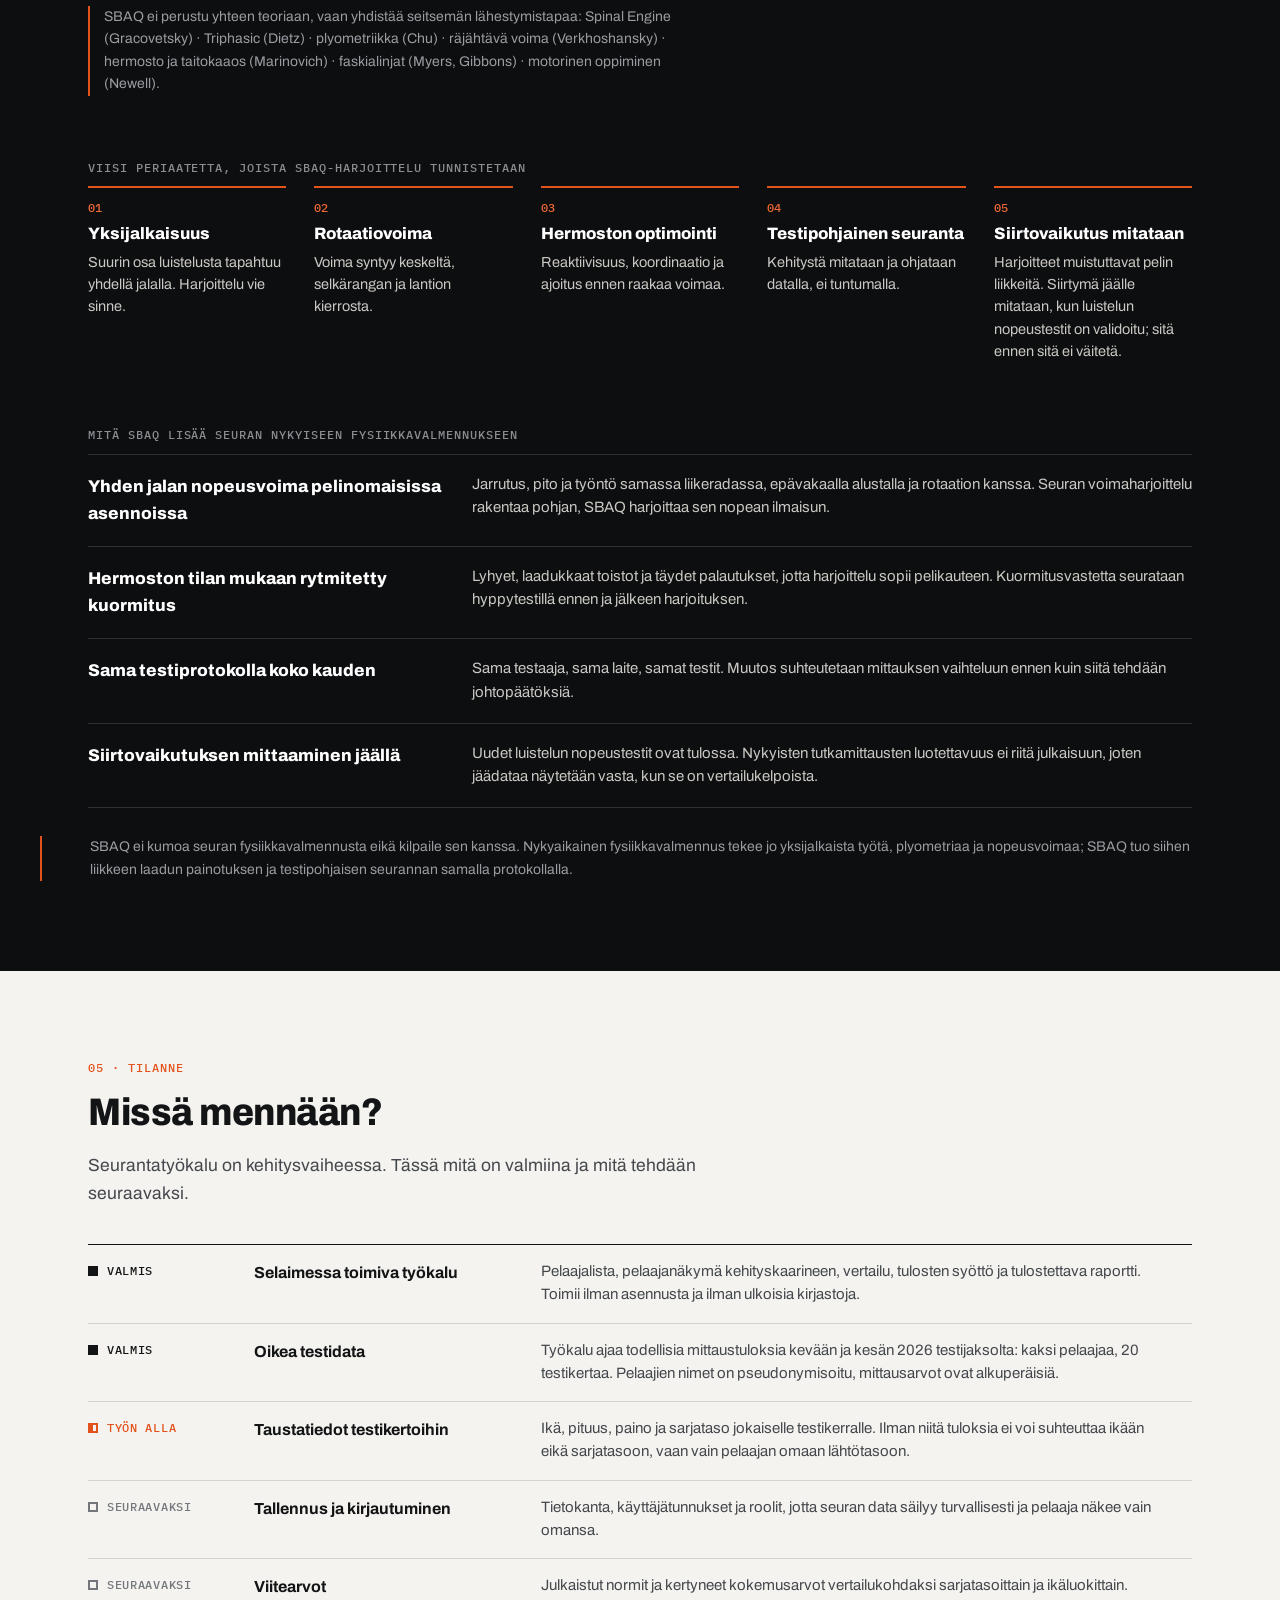
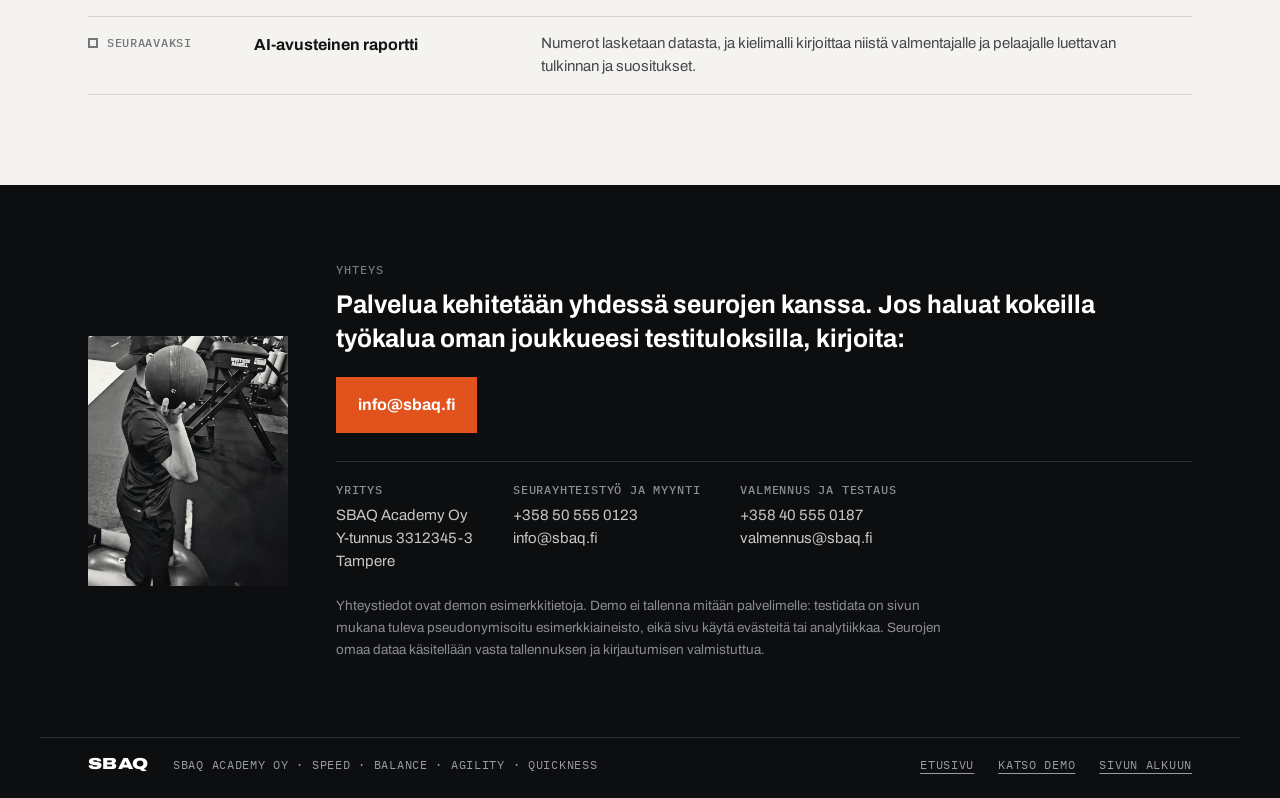
<file: menetelma.html>
<!doctype html>
<html lang="fi">
<head>
  <meta charset="utf-8" />
  <meta name="viewport" content="width=device-width, initial-scale=1" />
  <title>SBAQ Academy. Menetelmä ja testit</title>
  <meta name="description" content="SBAQ:n neljä ominaisuutta, välineet, testipatteristo ja menetelmän perusteet. Mitä SBAQ lisää seuran nykyiseen fysiikkavalmennukseen ja missä vaiheessa seurantatyökalu on." />
  <link rel="canonical" href="https://segedi23.github.io/sbaq-demo/menetelma.html" />
  <link rel="icon" href="img/favicon.svg" type="image/svg+xml" />
  <link rel="apple-touch-icon" href="img/apple-touch-icon.png" />
  <meta property="og:type" content="website" />
  <meta property="og:locale" content="fi_FI" />
  <meta property="og:site_name" content="SBAQ Academy" />
  <meta property="og:title" content="SBAQ Academy. Menetelmä ja testit" />
  <meta property="og:description" content="Harjoittelu mitataan ja tulosten pitää näkyä jäällä. Katso demo ja yhden pelaajan case: mitä tapahtuu, kun harjoittelu muuttuu." />
  <meta property="og:url" content="https://segedi23.github.io/sbaq-demo/menetelma.html" />
  <meta property="og:image" content="https://segedi23.github.io/sbaq-demo/img/og.png" />
  <meta property="og:image:width" content="1200" />
  <meta property="og:image:height" content="630" />
  <meta name="twitter:card" content="summary_large_image" />
  <link rel="preconnect" href="https://fonts.googleapis.com" />
  <link rel="preconnect" href="https://fonts.gstatic.com" crossorigin />
  <link href="https://fonts.googleapis.com/css2?family=Archivo:wdth,wght@75..125,400..900&family=IBM+Plex+Mono:wght@400;500&display=swap" rel="stylesheet" />
  <link rel="stylesheet" href="site.css?v=20260923b" />
</head>
<body id="top">

<header class="mast">
  <div class="mast-in">
    <a class="wordmark" href="index.html" aria-label="SBAQ, etusivulle">SBAQ</a>
    <nav class="mast-nav" id="mast-nav" aria-label="Sivun osat">
      <a href="index.html">Etusivu</a>
      <a href="#ominaisuudet">SBAQ</a>
      <a href="#testit">Testit</a>
      <a href="#snap">Miksi</a>
      <a href="#menetelma">Menetelmä</a>
      <a href="#tilanne">Tilanne</a>
      <a href="index.html#yhteys">Yhteys</a>
    </nav>
    <a class="mast-tool" href="app/index.html?kirjautunut=1">Katso demo</a>
    <button class="mast-menu" type="button" aria-expanded="false" aria-controls="mast-nav">Valikko</button>
  </div>
</header>

<main>

  <section class="sub-head">
    <p class="dateline">SBAQ Academy · menetelmä ja testit</p>
    <h1>Mitä SBAQ on ja miten se mitataan</h1>
    <p class="lead">Tällä sivulla on menetelmän perusteet, välineet, testipatteristo, ajattelun tausta ja seurantatyökalun tilanne. Palvelun sisältö ja yhden pelaajan seurantasarja ovat <a href="index.html">etusivulla</a>.</p>
  </section>

  <!-- ================= 01 neljä ominaisuutta ================= -->
  <section class="sec" id="ominaisuudet">
    <header class="sec-mark">
      <span class="no">01 · SBAQ</span>
      <h2>Neljä ominaisuutta, yksi harjoittelu</h2>
    </header>

    <div class="question">
      <div>
        <p class="q-label">Perinteinen kysymys</p>
        <p class="q-old">Kuinka paljon pelaaja tuottaa voimaa?</p>
      </div>
      <div>
        <p class="q-label">SBAQ:n kysymys</p>
        <p class="q-new">Pystyykö pelaaja jarruttamaan, hallitsemaan kehoaan ja tuottamaan uuden liikkeen sekunnin murto-osassa?</p>
      </div>
    </div>

    <p class="sec-intro">
      SBAQ ei ole yksittäinen harjoite eikä uusi fysiikan teoria. Se on tapa yhdistää
      nopeus, tasapaino, ketteryys, reagointi ja voimantuotto samaan harjoitteluun niin,
      että niiden pitäisi lopulta näkyä parempana liikkumisena jäällä.
    </p>

    <div class="quals">

      <article class="qual">
        <figure class="reel" data-reel>
          <div class="reel-stage">
            <img src="img/vesisakkijuoksu-1.jpg" alt="Vesisäkkijuoksu, ruutu 1" loading="lazy">
            <img src="img/vesisakkijuoksu-2.jpg" alt="Vesisäkkijuoksu, ruutu 2" loading="lazy">
            <img src="img/vesisakkijuoksu-3.jpg" alt="Vesisäkkijuoksu, ruutu 3" loading="lazy">
            <img src="img/vesisakkijuoksu-4.jpg" alt="Vesisäkkijuoksu, ruutu 4" loading="lazy">
          </div>
          <figcaption><span class="reel-name">Vesisäkkijuoksu</span><span class="reel-count"></span></figcaption>
        </figure>
        <div class="qual-body">
          <h3>Speed <span>Nopeus</span></h3>
          <p>Elastinen, rytminen nopeus, ei painava voimantuotto.</p>
        </div>
      </article>

      <article class="qual">
        <figure class="reel" data-reel>
          <div class="reel-stage">
            <img src="img/tasapaino-kahvakuula-1.jpg" alt="Yhden jalan seisonta BOSUlla, kahvakuula kädessä, ruutu 1" loading="lazy">
            <img src="img/tasapaino-kahvakuula-2.jpg" alt="Yhden jalan seisonta BOSUlla, kahvakuula kädessä, ruutu 2" loading="lazy">
            <img src="img/tasapaino-kahvakuula-3.jpg" alt="Yhden jalan seisonta BOSUlla, kahvakuula kädessä, ruutu 3" loading="lazy">
            <img src="img/tasapaino-kahvakuula-4.jpg" alt="Yhden jalan seisonta BOSUlla, kahvakuula kädessä, ruutu 4" loading="lazy">
          </div>
          <figcaption><span class="reel-name">Yhdellä jalalla BOSUlla</span><span class="reel-count"></span></figcaption>
        </figure>
        <div class="qual-body">
          <h3>Balance <span>Tasapaino</span></h3>
          <p>Yhden jalan dynaaminen hallinta ja keskivartalon stabiliteetti.</p>
        </div>
      </article>

      <article class="qual">
        <figure class="reel" data-reel>
          <div class="reel-stage">
            <img src="img/cross-under-1.jpg" alt="Yhden jalan cross under, ruutu 1" loading="lazy">
            <img src="img/cross-under-2.jpg" alt="Yhden jalan cross under, ruutu 2" loading="lazy">
            <img src="img/cross-under-3.jpg" alt="Yhden jalan cross under, ruutu 3" loading="lazy">
            <img src="img/cross-under-4.jpg" alt="Yhden jalan cross under, ruutu 4" loading="lazy">
          </div>
          <figcaption><span class="reel-name">Yhden jalan cross under</span><span class="reel-count"></span></figcaption>
        </figure>
        <div class="qual-body">
          <h3>Agility <span>Ketteryys</span></h3>
          <p>Suunnanvaihdot tasapainon säilyttäen.</p>
        </div>
      </article>

      <article class="qual">
        <figure class="reel" data-reel>
          <div class="reel-stage">
            <img src="img/sivuttaisloikka-1.jpg" alt="Sivuttaisloikka vesisäkin kanssa, ruutu 1" loading="lazy">
            <img src="img/sivuttaisloikka-2.jpg" alt="Sivuttaisloikka vesisäkin kanssa, ruutu 2" loading="lazy">
          </div>
          <figcaption><span class="reel-name">Sivuttaisloikka vesisäkin kanssa</span><span class="reel-count"></span></figcaption>
        </figure>
        <div class="qual-body">
          <h3>Quickness <span>Nopea reagointi</span></h3>
          <p>Reaktiivinen snap: jalan nopea irtiotto rangan elastisuudella.</p>
        </div>
      </article>

    </div>
    <p class="hint">Kuvasarjat ovat liikkeen peräkkäisiä ruutuja. Vie osoitin kuvan päälle tai napauta, niin sarja pyörii.</p>

    <div class="equip">
      <div>
        <p class="q-label">Väline · vesisäkki</p>
        <h3>Epävakaa vesikuorma tuo jään epävarmuuden turvallisesti salille</h3>
        <p>Vesi liikkuu jatkuvasti säkin sisällä. Hermosto ja keho joutuvat ratkaisemaan tasapainon ja voimantuoton ongelman uudelleen joka sekunti, samaan tapaan kuin jäällä. Tavoite ei ole nostaa mahdollisimman suurta painoa, vaan kehittää hermoston kykyä hallita liikettä nopeasti muuttuvissa tilanteissa.</p>
        <ul>
          <li>Reaktiivinen tasapaino ja koko kehon yhteistyö</li>
          <li>Rotaation tuotto ja jarrutus hallitusti</li>
          <li>Voimantuotto yhdellä jalalla epävakaassa tilanteessa</li>
        </ul>
        <p class="equip-note">Levytanko rakentaa maksimivoiman. Vesisäkin tarkoitus on tehdä siitä hallittavaa pelinopeudessa. Kumpikin tarvitaan, ja siirtymä jäälle mitataan, ei oleteta.</p>
      </div>
      <div>
        <p class="q-label">Väline · BOSU</p>
        <h3>Vahva tukijalka, pidempi liuku</h3>
        <p>Luistelun liuku on yhden jalan tasapainotehtävä kapealla, epävakaalla alustalla. BOSU harjoittaa samaa yhden jalan hallintaa salilla. Mitä automaattisemmin tasapaino löytyy, sitä pidempi, rennompi ja taloudellisempi liuku.</p>
        <ul>
          <li>Yhden jalan tasapaino ja nilkan hallinta</li>
          <li>Lonkan ja keskivartalon vakaus, kun toinen jalka liikkuu</li>
          <li>Asentoaisti ja nopeat korjaukset pienistä häiriöistä huolimatta</li>
        </ul>
        <p class="equip-note">BOSU ei opeta liukua suoraan, eikä epävakaalla alustalla tuoteta yhtä paljon voimaa kuin vakaalla. Se on tasapainon ja hallinnan väline, ja liuku itse hioutuu vain jäällä.</p>
      </div>
    </div>
  </section>

  <!-- ================= 02 testit ================= -->
  <section class="sec" id="testit">
    <header class="sec-mark">
      <span class="no">02 · Testit</span>
      <h2>Mitä mitataan?</h2>
    </header>

    <p class="sec-intro">
      Testaus tehdään yhteistyössä yliopistojen, tutkimustoimijoiden ja urheilulaboratorioiden kanssa. Testauslaitteet
      ja menetelmät on valittu tukemaan juuri niitä ominaisuuksia, joita SBAQ kehittää: nopeaa
      voimantuottoa, elastista tehoa ja pelinomaista reagointia. Tavoite on tehdä harjoittelusta
      mitattavaa ja tavoitteellista. Puolierot mitataan erikseen.
    </p>

    <table class="protocol">
      <thead>
        <tr><th scope="col">Nro</th><th scope="col">Osa-alue</th><th scope="col">Testi</th><th scope="col">Mitä saadaan?</th></tr>
      </thead>
      <tbody>
        <tr>
          <td class="n">01</td>
          <th scope="row">Kestävyys<small>Hapenottokyky</small></th>
          <td>Suora hapenottotesti juoksumatolla hengityskaasuanalyysillä.</td>
          <td><ul><li>VO<sub>2</sub>max</li><li>Kynnykset ja syketasot</li><li>Harjoittelun tehoalueet</li></ul></td>
        </tr>
        <tr>
          <td class="n">02</td>
          <th scope="row">Nopeus<small>Kiihdytys, sali ja jää</small></th>
          <td>Valokennomittaus molemmissa ympäristöissä, jotta nähdään, siirtyykö teho luisteluun.</td>
          <td><ul><li>10 m sprintti, sali</li><li>20 m luistelukiihdytys, jää (uusi mittausmenetelmä tulossa)</li><li>Väliajat ja kiihtyvyyskäyrä</li></ul></td>
        </tr>
        <tr>
          <td class="n">03</td>
          <th scope="row">Reaktio ja ketteryys<small>Pelinomainen reagointi</small></th>
          <td>Valostimuluksiin perustuvat testit suunnanmuutoksista ja reagoinnista.</td>
          <td><ul><li>Reaktioaika valoärsykkeeseen</li><li>505-ketteryystesti</li><li>Y-testi, monisuuntainen liike</li><li>Satunnainen reaktiotesti</li></ul></td>
        </tr>
        <tr>
          <td class="n">04</td>
          <th scope="row">Voima ja teho<small>Räjähtävyys ja puolierot</small></th>
          <td>Kuinka paljon voimaa pelaaja tuottaa ja ennen kaikkea kuinka nopeasti?</td>
          <td><ul><li>Kevennyshyppy (CMJ) ja Squat Jump</li><li>Single Leg Snap Drive, teho per jalka</li><li>Keiser-jalkaprässi, yhdellä ja kahdella</li><li>Huipputeho ja teho suhteessa painoon</li></ul></td>
        </tr>
      </tbody>
    </table>

    <p class="footnote">
      Jokaisella testikerralla kirjataan lisäksi ikä, pituus, paino ja sarjataso, jotta
      tulokset ovat suhteutettavissa myöhemmin. Eri testien lukuja ei verrata ristiin:
      esimerkiksi Keiser-jalkaprässin W/kg ei ole vertailukelpoinen Wingate-pyörätestin
      viitearvojen kanssa. Työkalun demossa on tällä hetkellä osa-alueen 04 testit;
      muut lisätään sitä mukaa kuin mittausdataa kertyy.
    </p>
  </section>

  <!-- ================= 03 toistettava räjähtävyys ================= -->
  <section class="sec dark" id="snap">
    <header class="sec-mark">
      <span class="no">03 · Miksi</span>
      <h2>Yksi räjähtävä suoritus ei riitä. Sen pitää toistua koko ottelun.</h2>
    </header>

    <p class="sec-intro">
      Kiihdytys, jarrutus, suunnanmuutos, taklaus ja laukaus ovat kaikki muutaman sekunnin
      maksimisuorituksia. Ottelussa niitä tulee kymmeniä, ja ero syntyy siitä, kuinka
      nopeasti räjähtävyys palautuu suoritusten välillä. SBAQ harjoittaa juuri tätä.
    </p>

    <ol class="story four snap-steps">
      <li><b>Akku</b><span>Lihaksen välitön energia on ATP, ja sitä on varastossa vain muutaman sekunnin verran. Jokainen maksimaalinen liike tarvitsee sen heti.</span></li>
      <li><b>Pikalaturi</b><span>Fosfokreatiini lataa akun nopeasti takaisin täyteen. Mitä paremmin lataus toimii, sitä nopeammin seuraava suoritus on yhtä terävä.</span></li>
      <li><b>Räjähdys</b><span>Aivot, hermosto, selkäranka, lihasketjut ja lihakset tuottavat yhdessä nopean voimantuoton. Harjoittelu kohdistuu koko ketjuun, ei yhteen lihakseen.</span></li>
      <li><b>Uudestaan</b><span>Ottelu ratkeaa, kun vastustajan jalat hidastuvat ja oma teho pysyy. Sydän ja keuhkot ovat latausasema suoritusten välillä.</span></li>
    </ol>

    <div class="snap-phases">
      <p class="q-label">Harjoittelun kaksi tavoitetta, jotka pidetään erillään</p>
      <div>
        <div>
          <h3>Rakenna räjähtävyys</h3>
          <p>Lyhyet maksimisuoritukset tuoreena ja täydet palautukset välissä, jotta jokainen toisto on yhtä nopea. Jos nopeus putoaa selvästi, sarja lopetetaan. Räjähtävyyttä ei rakenneta hitailla toistoilla väsyneenä.</p>
        </div>
        <div>
          <h3>Opettele toistamaan se</h3>
          <p>Kun räjähtävyys on rakennettu, palautuksia lyhennetään hallitusti. Tavoite on sama teho yhä uudelleen ja mahdollisimman pieni pudotus, kuten ottelussa vaihdosta toiseen.</p>
        </div>
      </div>
      <p class="footnote">
        Molempia tarvitaan, mutta eri päivinä tai harjoituksen eri osissa. Pelkkä pitkä ja
        raskas harjoittelu ei tee pelaajasta räjähtävää ottelun lopussa. Ajatus on
        harjoitusfysiologian perusasiaa; SBAQ:n oma osuus on se, miten se viedään
        yhden jalan liikkeisiin, kuormituksen annosteluun ja testaukseen.
      </p>
    </div>

    <p class="footnote">
      Toistettavaa räjähtävyyttä mitataan tulevaisuudessa toistotestillä, jossa sama
      maksimisuoritus tehdään sarjana lyhyillä palautuksilla ja seurataan tehon pudotusta.
      Testi lisätään patteristoon, kun sen protokolla on vakioitu.
    </p>
  </section>

  <!-- ================= 04 menetelmä ================= -->
  <section class="sec dark" id="menetelma">
    <header class="sec-mark">
      <span class="no">04 · Menetelmä</span>
      <h2>Perusta on liike ja hermosto, ei pelkkä lihasvoima</h2>
    </header>

    <div class="method">
      <div class="method-text">
        <p class="sec-intro">
          SBAQ:n painopiste on nopeassa voimantuotossa ja elastisessa tehossa.
          Maksimivoiman ja kestävyyden pohja rakennetaan seuran perusharjoittelussa,
          ja SBAQ tekee siitä käyttökelpoista pelinopeudessa. Siksi seurannan
          painopiste on tehossa: maksimivoima voi pysyä paikallaan samalla kun
          räjähtävyys nousee voimakkaasti. Työkalu on rakennettu näyttämään juuri
          tämä ero.
        </p>

        <div class="principles">
          <div>
            <h3><span>a</span> Liike systeeminä</h3>
            <p>Keho harjoitetaan kokonaisuutena, ei erillisinä lihaksina. Ajattelun ydin on, että voima syntyy keskivartalosta ja siirtyy ketjuna jalkaan ja jäähän.</p>
          </div>
          <div>
            <h3><span>b</span> Teho ennen massaa</h3>
            <p>Ensin hermoston kyky käyttää voimaa, vasta sen päälle lisää voimaa ja massaa. Näin uusi lihasmassa on toiminnallista.</p>
          </div>
          <div>
            <h3><span>c</span> Kuormitus on väline</h3>
            <p>Jaksotettu kuormitus tuottaa väliaikaisia notkahduksia testituloksiin. Kun ne on kirjattu, käyrän muoto on tulkittavissa oikein.</p>
          </div>
        </div>

        <p class="footnote">
          SBAQ ei perustu yhteen teoriaan, vaan yhdistää seitsemän lähestymistapaa: Spinal Engine
          (Gracovetsky) · Triphasic (Dietz) · plyometriikka (Chu) · räjähtävä voima (Verkhoshansky) ·
          hermosto ja taitokaaos (Marinovich) · faskialinjat (Myers, Gibbons) · motorinen oppiminen (Newell).
        </p>
      </div>

      <figure class="triptych">
        <div class="sheet-frames three">
          <div class="fr"><img src="img/landmine-1.jpg" alt="Landmine-kyykky BOSUlla, ala-asento" loading="lazy"><b>01</b></div>
          <div class="fr"><img src="img/landmine-2.jpg" alt="Landmine-kyykky BOSUlla, nousu alkaa" loading="lazy"><b>02</b></div>
          <div class="fr"><img src="img/landmine-3.jpg" alt="Landmine-kyykky BOSUlla, tanko työnnetään ylös" loading="lazy"><b>03</b></div>
        </div>
        <figcaption><span>Ruudut 01-03</span><span>Landmine-kyykky BOSUlla</span></figcaption>
      </figure>
    </div>

    <div class="five">
      <p class="q-label">Viisi periaatetta, joista SBAQ-harjoittelu tunnistetaan</p>
      <ol>
        <li><b>Yksijalkaisuus</b><span>Suurin osa luistelusta tapahtuu yhdellä jalalla. Harjoittelu vie sinne.</span></li>
        <li><b>Rotaatiovoima</b><span>Voima syntyy keskeltä, selkärangan ja lantion kierrosta.</span></li>
        <li><b>Hermoston optimointi</b><span>Reaktiivisuus, koordinaatio ja ajoitus ennen raakaa voimaa.</span></li>
        <li><b>Testipohjainen seuranta</b><span>Kehitystä mitataan ja ohjataan datalla, ei tuntumalla.</span></li>
        <li><b>Siirtovaikutus mitataan</b><span>Harjoitteet muistuttavat pelin liikkeitä. Siirtymä jäälle mitataan, kun luistelun nopeustestit on validoitu; sitä ennen sitä ei väitetä.</span></li>
      </ol>
    </div>

    <div class="adds">
      <p class="q-label">Mitä SBAQ lisää seuran nykyiseen fysiikkavalmennukseen</p>
      <ul>
        <li><b>Yhden jalan nopeusvoima pelinomaisissa asennoissa</b><span>Jarrutus, pito ja työntö samassa liikeradassa, epävakaalla alustalla ja rotaation kanssa. Seuran voimaharjoittelu rakentaa pohjan, SBAQ harjoittaa sen nopean ilmaisun.</span></li>
        <li><b>Hermoston tilan mukaan rytmitetty kuormitus</b><span>Lyhyet, laadukkaat toistot ja täydet palautukset, jotta harjoittelu sopii pelikauteen. Kuormitusvastetta seurataan hyppytestillä ennen ja jälkeen harjoituksen.</span></li>
        <li><b>Sama testiprotokolla koko kauden</b><span>Sama testaaja, sama laite, samat testit. Muutos suhteutetaan mittauksen vaihteluun ennen kuin siitä tehdään johtopäätöksiä.</span></li>
        <li><b>Siirtovaikutuksen mittaaminen jäällä</b><span>Uudet luistelun nopeustestit ovat tulossa. Nykyisten tutkamittausten luotettavuus ei riitä julkaisuun, joten jäädataa näytetään vasta, kun se on vertailukelpoista.</span></li>
      </ul>
    </div>
    <p class="footnote">
      SBAQ ei kumoa seuran fysiikkavalmennusta eikä kilpaile sen kanssa. Nykyaikainen
      fysiikkavalmennus tekee jo yksijalkaista työtä, plyometriaa ja nopeusvoimaa; SBAQ tuo
      siihen liikkeen laadun painotuksen ja testipohjaisen seurannan samalla protokollalla.
    </p>
  </section>

  <!-- ================= 05 tilanne ================= -->
  <section class="sec" id="tilanne">
    <header class="sec-mark">
      <span class="no">05 · Tilanne</span>
      <h2>Missä mennään?</h2>
    </header>

    <p class="sec-intro">Seurantatyökalu on kehitysvaiheessa. Tässä mitä on valmiina ja mitä tehdään seuraavaksi.</p>

    <table class="status">
      <tbody>
        <tr class="is-done">
          <td class="st"><i></i>Valmis</td>
          <th scope="row">Selaimessa toimiva työkalu</th>
          <td>Pelaajalista, pelaajanäkymä kehityskaarineen, vertailu, tulosten syöttö ja tulostettava raportti. Toimii ilman asennusta ja ilman ulkoisia kirjastoja.</td>
        </tr>
        <tr class="is-done">
          <td class="st"><i></i>Valmis</td>
          <th scope="row">Oikea testidata</th>
          <td>Työkalu ajaa todellisia mittaustuloksia kevään ja kesän 2026 testijaksolta: kaksi pelaajaa, 20 testikertaa. Pelaajien nimet on pseudonymisoitu, mittausarvot ovat alkuperäisiä.</td>
        </tr>
        <tr class="is-wip">
          <td class="st"><i></i>Työn alla</td>
          <th scope="row">Taustatiedot testikertoihin</th>
          <td>Ikä, pituus, paino ja sarjataso jokaiselle testikerralle. Ilman niitä tuloksia ei voi suhteuttaa ikään eikä sarjatasoon, vaan vain pelaajan omaan lähtötasoon.</td>
        </tr>
        <tr class="is-next">
          <td class="st"><i></i>Seuraavaksi</td>
          <th scope="row">Tallennus ja kirjautuminen</th>
          <td>Tietokanta, käyttäjätunnukset ja roolit, jotta seuran data säilyy turvallisesti ja pelaaja näkee vain omansa.</td>
        </tr>
        <tr class="is-next">
          <td class="st"><i></i>Seuraavaksi</td>
          <th scope="row">Viitearvot</th>
          <td>Julkaistut normit ja kertyneet kokemusarvot vertailukohdaksi sarjatasoittain ja ikäluokittain.</td>
        </tr>
        <tr class="is-next">
          <td class="st"><i></i>Seuraavaksi</td>
          <th scope="row">AI-avusteinen raportti</th>
          <td>Numerot lasketaan datasta, ja kielimalli kirjoittaa niistä valmentajalle ja pelaajalle luettavan tulkinnan ja suositukset.</td>
        </tr>
      </tbody>
    </table>

  </section>

</main>

<!-- ================= yhteys ================= -->
<footer class="end" id="yhteys">
  <div class="end-main">
    <img class="end-shot" src="img/kuntopallo-1.jpg" alt="Pelaaja takaapäin kuvattuna polvillaan jumppapallon päällä, kuntopallo heittovalmiina" loading="lazy">
    <div class="end-copy">
    <p class="q-label">Yhteys</p>
    <p class="end-line">
      Palvelua kehitetään yhdessä seurojen kanssa. Jos haluat kokeilla työkalua oman
      joukkueesi testituloksilla, kirjoita:
    </p>
    <a class="end-mail" href="mailto:info@sbaq.fi">info@sbaq.fi</a>
    <dl class="end-card">
      <div><dt>Yritys</dt><dd>SBAQ Academy Oy<br>Y-tunnus 3312345-3<br>Tampere</dd></div>
      <div><dt>Seurayhteistyö ja myynti</dt><dd><a href="tel:+358505550123">+358 50 555 0123</a><br><a href="mailto:info@sbaq.fi">info@sbaq.fi</a></dd></div>
      <div><dt>Valmennus ja testaus</dt><dd><a href="tel:+358405550187">+358 40 555 0187</a><br><a href="mailto:valmennus@sbaq.fi">valmennus@sbaq.fi</a></dd></div>
    </dl>
    <p class="end-note">
      Yhteystiedot ovat demon esimerkkitietoja. Demo ei tallenna mitään palvelimelle:
      testidata on sivun mukana tuleva pseudonymisoitu esimerkkiaineisto, eikä sivu
      käytä evästeitä tai analytiikkaa. Seurojen omaa dataa käsitellään vasta
      tallennuksen ja kirjautumisen valmistuttua.
    </p>
    </div>
  </div>
  <div class="end-base">
    <span class="wordmark small">SBAQ</span>
    <span>SBAQ Academy Oy · Speed · Balance · Agility · Quickness</span>
    <a href="index.html">Etusivu</a>
    <a href="app/index.html?kirjautunut=1">Katso demo</a>
    <a href="#top">Sivun alkuun</a>
  </div>
</footer>

<script src="site.js?v=20260923b"></script>
</body>
</html>
</file>
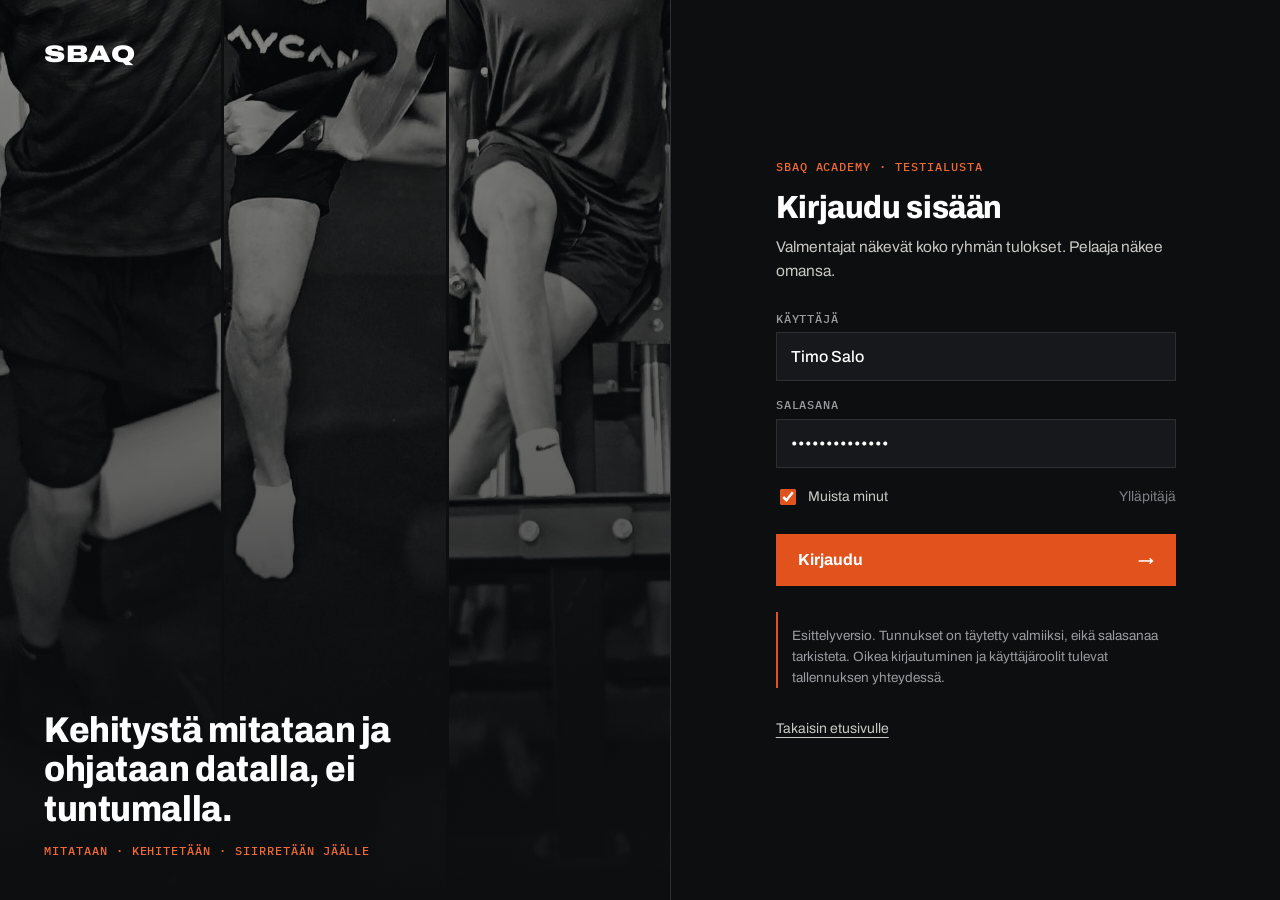
<file: app/kirjaudu.html>
<!doctype html>
<html lang="fi">
<head>
  <meta charset="utf-8" />
  <meta name="viewport" content="width=device-width, initial-scale=1" />
  <meta name="robots" content="noindex" />
  <title>Kirjaudu · SBAQ Academy</title>
  <link rel="preconnect" href="https://fonts.googleapis.com" />
  <link rel="preconnect" href="https://fonts.gstatic.com" crossorigin />
  <link href="https://fonts.googleapis.com/css2?family=Archivo:wdth,wght@75..125,400..900&family=IBM+Plex+Mono:wght@400;500&display=swap" rel="stylesheet" />
  <style>
    :root { --night: #0d0e10; --night-2: #17181b; --hair: #2c2f34; --text: #c9c8c3; --tape: #e2521d; --tape-2: #f06a35; }
    * { box-sizing: border-box; }
    html, body { height: 100%; margin: 0; }
    body { background: var(--night); color: #fff; font: 400 16px/1.55 "Archivo", -apple-system, "Segoe UI", Helvetica, Arial, sans-serif; -webkit-font-smoothing: antialiased; }
    a { color: inherit; }
    :focus-visible { outline: 2px solid var(--tape-2); outline-offset: 2px; }
    .wrap { min-height: 100%; display: grid; grid-template-columns: 1.1fr 1fr; }

    /* vasen: kuva ja tunnuslause */
    .side { position: relative; overflow: hidden; display: flex; flex-direction: column; justify-content: space-between; padding: 36px 44px 40px; isolation: isolate; }
    .side-photos { position: absolute; inset: 0; z-index: -1; display: grid; grid-template-columns: repeat(3, 1fr); gap: 3px; }
    .side-photos img { width: 100%; height: 100%; object-fit: cover; object-position: 50% 25%; filter: brightness(.8) contrast(1.05); }
    .side-photos::after { content: ""; position: absolute; inset: 0; background: linear-gradient(0deg, var(--night) 0%, rgba(13,14,16,.55) 45%, rgba(13,14,16,.35) 100%); }
    .wordmark { font-weight: 900; font-stretch: 125%; font-size: 24px; letter-spacing: .03em; text-decoration: none; }
    .side h2 { margin: 0; font-weight: 800; font-stretch: 92%; font-size: clamp(26px, 2.8vw, 38px); line-height: 1.1; letter-spacing: -.012em; max-width: 13em; }
    .side p { margin: 14px 0 0; font: 500 12px/1.4 "IBM Plex Mono", ui-monospace, Menlo, monospace; text-transform: uppercase; letter-spacing: .08em; color: var(--tape-2); }

    /* oikea: lomake */
    .panel { display: flex; flex-direction: column; justify-content: center; padding: 40px clamp(24px, 6vw, 88px); border-left: 1px solid var(--hair); }
    .panel-in { width: 100%; max-width: 400px; margin: 0 auto; }
    .kicker { font: 500 12px/1.4 "IBM Plex Mono", ui-monospace, Menlo, monospace; text-transform: uppercase; letter-spacing: .08em; color: var(--tape-2); margin: 0 0 14px; }
    h1 { margin: 0; font-weight: 800; font-stretch: 92%; font-size: 32px; line-height: 1.1; letter-spacing: -.012em; }
    .intro { margin: 10px 0 30px; color: var(--text); font-size: 15.5px; }
    label { display: block; font: 500 11.5px/1 "IBM Plex Mono", ui-monospace, Menlo, monospace; text-transform: uppercase; letter-spacing: .08em; color: #9a9ca1; margin: 0 0 8px; }
    .field { margin-bottom: 18px; }
    input[type="text"], input[type="password"] {
      width: 100%; background: var(--night-2); color: #fff; border: 1px solid var(--hair); border-radius: 0;
      font: 500 16px/1 "Archivo", sans-serif; padding: 15px 14px; outline: none;
    }
    input:focus { border-color: var(--tape-2); }
    .row { display: flex; justify-content: space-between; align-items: center; gap: 12px; margin: 4px 0 26px; font-size: 14px; color: var(--text); }
    .row label { display: flex; align-items: center; gap: 9px; margin: 0; font: 400 14px/1 "Archivo", sans-serif; text-transform: none; letter-spacing: 0; color: var(--text); }
    .row input { accent-color: var(--tape); width: 16px; height: 16px; }
    .row span { color: #7d8086; }
    button {
      width: 100%; background: var(--tape); color: #fff; border: 0; border-radius: 0; cursor: pointer;
      font: 700 16px/1 "Archivo", sans-serif; padding: 18px 22px; display: flex; justify-content: space-between; align-items: center;
    }
    button:hover { background: var(--tape-2); }
    button::after { content: "\2192"; transition: transform .18s ease; }
    button:hover::after { transform: translateX(3px); }
    .demo { margin: 26px 0 0; padding: 14px 0 0 14px; border-left: 2px solid var(--tape); font-size: 13.5px; line-height: 1.55; color: #9a9ca1; }
    .back { display: inline-block; margin-top: 30px; font-size: 14px; color: var(--text); text-underline-offset: 4px; }
    .back:hover { color: #fff; }

    @media (max-width: 860px) {
      .wrap { grid-template-columns: 1fr; grid-template-rows: 220px 1fr; }
      .side { padding: 22px 24px 24px; }
      .side h2 { font-size: 22px; }
      .panel { border-left: 0; justify-content: flex-start; padding-top: 36px; }
    }
  </style>
</head>
<body>
<div class="wrap">

  <aside class="side">
    <div class="side-photos" aria-hidden="true">
      <img src="../img/avaus-tasapaino-kahvakuula.jpg" alt="">
      <img src="../img/avaus-sivuttaisloikka.jpg" alt="">
      <img src="../img/avaus-cross-under.jpg" alt="">
    </div>
    <a class="wordmark" href="../" aria-label="SBAQ, etusivulle">SBAQ</a>
    <div>
      <h2>Kehitystä mitataan ja ohjataan datalla, ei tuntumalla.</h2>
      <p>Mitataan · Kehitetään · Siirretään jäälle</p>
    </div>
  </aside>

  <main class="panel">
    <div class="panel-in">
      <p class="kicker">SBAQ Academy · testialusta</p>
      <h1>Kirjaudu sisään</h1>
      <p class="intro">Valmentajat näkevät koko ryhmän tulokset. Pelaaja näkee omansa.</p>

      <form id="login" autocomplete="off" novalidate>
        <div class="field">
          <label for="user">Käyttäjä</label>
          <input id="user" name="user" type="text" value="Timo Salo" autocomplete="off" spellcheck="false" />
        </div>
        <div class="field">
          <label for="pass">Salasana</label>
          <input id="pass" name="pass" type="password" value="esittelyversio" autocomplete="off" />
        </div>
        <div class="row">
          <label><input type="checkbox" checked /> Muista minut</label>
          <span>Ylläpitäjä</span>
        </div>
        <button type="submit">Kirjaudu</button>
      </form>

      <p class="demo">
        Esittelyversio. Tunnukset on täytetty valmiiksi, eikä salasanaa tarkisteta.
        Oikea kirjautuminen ja käyttäjäroolit tulevat tallennuksen yhteydessä.
      </p>
      <a class="back" href="../">Takaisin etusivulle</a>
    </div>
  </main>

</div>
<script>
  /* Esittelykirjautuminen: ei lähetä mitään minnekään, merkitsee vain istunnon avatuksi. */
  document.getElementById("login").addEventListener("submit", function (e) {
    e.preventDefault();
    var name = document.getElementById("user").value.trim() || "Timo Salo";
    var ok = false;
    try { sessionStorage.setItem("sbaq_demo_user", name); ok = true; } catch (err) {}
    location.href = "index.html?v=3" + (ok ? "" : "&kirjautunut=1") + location.hash;
  });
</script>
</body>
</html>
</file>
<file: site.css>
/* SBAQ, julkinen sivu.
   Linja: urheiluteknologian ja testauspalvelujen sivut. Tumma, valokuvavetoinen,
   maltillinen tekstikoko. Yksi tehosteväri: salin lattiateipin oranssi. */

:root {
  --paper: #f4f3ef;
  --ink: #131416;
  --ink-2: #44474c;
  --gray: #73767b;
  --hair: #d6d3ca;
  --tape: #e2521d;
  --tape-2: #f06a35;
  --night: #0d0e10;
  --night-2: #17181b;
  --night-hair: #2c2f34;
  --night-text: #c9c8c3;

  --f: "Archivo", -apple-system, "Segoe UI", Helvetica, Arial, sans-serif;
  --f-mono: "IBM Plex Mono", ui-monospace, "SF Mono", Menlo, monospace;

  --pad: clamp(20px, 4vw, 48px);
  --max: 1200px;
}

* { box-sizing: border-box; }
html { scroll-behavior: smooth; scroll-padding-top: 76px; -webkit-text-size-adjust: 100%; }
@media (prefers-reduced-motion: reduce) { html { scroll-behavior: auto; } }
body {
  margin: 0; background: var(--paper); color: var(--ink);
  font: 400 16.5px/1.6 var(--f);
  -webkit-font-smoothing: antialiased;
}
img { display: block; max-width: 100%; }
a { color: inherit; }
h1, h2, h3, p, ul, ol, dl, dd, figure, table { margin: 0; padding: 0; }
ul, ol { list-style: none; }
::selection { background: var(--tape); color: #fff; }
:focus-visible { outline: 2px solid var(--tape); outline-offset: 3px; }

/* ---------- navigaatio ---------- */
.mast-in { position: relative; }
.mast { position: sticky; position: -webkit-sticky; top: 0; z-index: 30; background: var(--night); color: #fff; border-bottom: 1px solid var(--night-hair); }
.mast-in { max-width: var(--max); margin: 0 auto; padding: 0 var(--pad); height: 64px; display: flex; align-items: center; gap: 32px; }
.wordmark { font: 900 22px/1 var(--f); font-stretch: 125%; letter-spacing: .03em; text-decoration: none; }
.wordmark.small { font-size: 16px; }
.mast-nav { display: flex; gap: 24px; margin-left: auto; }
.mast-nav a { font-size: 14.5px; font-weight: 500; text-decoration: none; color: var(--night-text); padding: 6px 0; }
.mast-nav a:hover { color: #fff; box-shadow: 0 2px 0 var(--tape); }
.mast-menu { display: none; margin-left: 12px; background: none; border: 1px solid var(--night-hair); color: #fff; font: 500 13px/1 var(--f-mono); letter-spacing: .06em; text-transform: uppercase; padding: 10px 12px; cursor: pointer; }
.mast-menu[aria-expanded="true"] { border-color: var(--tape); color: var(--tape-2); }
.mast-tool, .go {
  display: inline-block; background: var(--tape); color: #fff; text-decoration: none; white-space: nowrap;
  font-weight: 700; font-size: 14.5px; line-height: 1; padding: 12px 18px;
}
.mast-tool:hover, .go:hover { background: var(--tape-2); }

/* ---------- avaus ---------- */
.hero { position: relative; background: var(--night); color: #fff; overflow: hidden; isolation: isolate; }
.hero-strip {
  position: absolute; z-index: -1; top: 0; bottom: 0; right: 0; width: 58%;
  display: grid; grid-template-columns: repeat(4, 1fr); gap: 3px;
}
.hero-strip img { width: 100%; height: 100%; object-fit: cover; object-position: 50% 22%; filter: brightness(.9) contrast(1.05); }
.hero-strip::after {
  content: ""; position: absolute; inset: 0;
  background:
    linear-gradient(90deg, var(--night) 0%, rgba(13,14,16,.7) 16%, rgba(13,14,16,.25) 45%, rgba(13,14,16,.08) 100%),
    linear-gradient(0deg, var(--night) 0%, rgba(13,14,16,.85) 12%, rgba(13,14,16,0) 38%);
}
.hero-in { max-width: var(--max); margin: 0 auto; padding: clamp(56px, 7vw, 104px) var(--pad) clamp(48px, 6vw, 88px); }
.hero-text { max-width: 520px; }
.dateline, .q-label, .sec-mark .no {
  font: 500 12px/1.4 var(--f-mono); text-transform: uppercase; letter-spacing: .08em;
}
.dateline { color: var(--tape-2); margin-bottom: 20px; display: flex; align-items: center; gap: 12px; }
.dateline::before { content: ""; width: 28px; height: 2px; background: var(--tape); }
h1 { font: 800 clamp(36px, 4.6vw, 60px)/1.05 var(--f); font-stretch: 92%; letter-spacing: -.018em; text-wrap: balance; }
h1 i { font-style: normal; color: var(--tape-2); }
.lead { margin-top: 24px; font-size: clamp(16.5px, 1.35vw, 18px); line-height: 1.6; color: #d6d5d0; max-width: 33em; }
.hero-links { margin-top: 32px; display: flex; flex-wrap: wrap; align-items: center; gap: 14px 26px; }
.go { font-size: 15.5px; padding: 17px 26px; }
.go::after, .mast-tool::after { content: "\2192"; display: inline-block; margin-left: 10px; transition: transform .18s ease; }
.go:hover::after, .mast-tool:hover::after { transform: translateX(3px); }
.under { font-weight: 600; font-size: 15px; text-underline-offset: 5px; text-decoration-thickness: 1px; }
.under:hover { color: var(--tape-2); }
.hero-sub { margin-top: 14px; font: 500 12.5px/1.5 var(--f-mono); letter-spacing: .08em; text-transform: uppercase; color: var(--tape-2); }
.hero-offer { margin-top: 18px; max-width: 34em; font-size: 15.5px; line-height: 1.55; color: #c9c8c3; border-left: 2px solid var(--tape); padding-left: 14px; }
.hero-note { margin-top: 28px; font: 400 12px/1.5 var(--f-mono); color: #a2a4a9; }

.hero-band {
  position: relative; max-width: var(--max); margin: 0 auto; padding: 0 var(--pad);
  display: grid; grid-template-columns: repeat(4, 1fr);
}
.hero-band::before { content: ""; position: absolute; left: var(--pad); right: var(--pad); top: 0; height: 1px; background: rgba(255,255,255,.22); }
.hero-band li { display: flex; align-items: center; gap: 14px; padding: 20px 0 22px; }
.hero-band li + li { padding-left: 24px; border-left: 1px solid rgba(255,255,255,.14); }
.hero-band b { font: 900 34px/1 var(--f); font-stretch: 112%; color: var(--tape-2); }
.hero-band span { font-weight: 700; font-size: 15.5px; line-height: 1.2; }
.hero-band small { display: block; margin-top: 3px; font: 400 11px/1.2 var(--f-mono); text-transform: uppercase; letter-spacing: .08em; color: #a2a4a9; }

.fr { position: relative; overflow: hidden; background: var(--night-2); }
.fr img { width: 100%; height: 100%; object-fit: cover; }

/* ---------- osiot ---------- */
.sec { max-width: var(--max); margin: 0 auto; padding: clamp(56px, 7vw, 100px) var(--pad); }
.sec.dark { max-width: none; background: var(--night); color: #fff; padding-left: 0; padding-right: 0; }
.sec.dark > * { max-width: var(--max); margin-left: auto; margin-right: auto; padding-left: var(--pad); padding-right: var(--pad); }
.sec.dark > table.ledger { margin-top: 56px; }
.sec.dark > table { width: calc(100% - 2 * var(--pad)); max-width: calc(var(--max) - 2 * var(--pad)); padding: 0; }
.sec-mark { margin-bottom: 18px; }
.sec-mark .no { display: block; color: var(--tape); margin-bottom: 14px; }
.dark .sec-mark .no { color: var(--tape-2); }
h2 { font: 800 clamp(26px, 3vw, 40px)/1.12 var(--f); font-stretch: 92%; letter-spacing: -.012em; max-width: 20em; text-wrap: balance; }
h3 { font: 700 18px/1.3 var(--f); }
.sec-intro { max-width: 40em; font-size: 17.5px; color: var(--ink-2); }
.dark .sec-intro { color: var(--night-text); }
.q-label { color: var(--gray); margin-bottom: 10px; }
.dark .q-label { color: #8b8d92; }
.footnote { margin-top: 28px; max-width: 52em; font-size: 14px; line-height: 1.6; color: var(--gray); border-left: 2px solid var(--tape); padding-left: 14px; }
.dark .footnote { color: #9a9ca1; }
.hint { margin-top: 16px; font-size: 13.5px; color: var(--gray); }

/* kaksi kysymystä */
.question { display: grid; grid-template-columns: 1fr 2fr; gap: 0; margin: 36px 0 0; border: 1px solid var(--hair); background: #fff; }
.question > div { padding: 24px 28px 26px; }
.question > div + div { border-left: 1px solid var(--hair); box-shadow: inset 3px 0 0 var(--tape); }
.q-old { font-size: 18px; font-weight: 500; color: var(--gray); }
.q-new { font-size: clamp(19px, 1.9vw, 24px); font-weight: 700; line-height: 1.3; font-stretch: 95%; }
.question + .sec-intro { margin-top: 28px; }

/* neljä ominaisuutta */
.quals { display: grid; grid-template-columns: repeat(4, 1fr); gap: 20px; margin-top: 44px; }
.qual-body { padding-top: 16px; position: relative; }
.qual h3 { font-size: 20px; font-weight: 800; }
.qual h3 span { display: block; margin-top: 3px; font: 500 11.5px/1.3 var(--f-mono); text-transform: uppercase; letter-spacing: .08em; color: var(--tape); }
.qual-body p { margin-top: 10px; font-size: 15.5px; line-height: 1.55; color: var(--ink-2); }

.reel { cursor: pointer; user-select: none; -webkit-tap-highlight-color: transparent; position: relative; }
.reel-stage { position: relative; aspect-ratio: 4 / 5; background: var(--night); overflow: hidden; }
.reel-stage img { position: absolute; inset: 0; width: 100%; height: 100%; object-fit: cover; opacity: 0; }
.reel-stage img.on { opacity: 1; }
.reel-ticks { position: absolute; left: 10px; right: 10px; top: 10px; display: flex; gap: 4px; }
.reel-ticks span { flex: 1; height: 2px; background: rgba(255,255,255,.32); }
.reel-ticks span.on { background: var(--tape-2); }
.reel-stage::after { content: ""; position: absolute; inset: 0; box-shadow: inset 0 0 0 1px rgba(255,255,255,.06); pointer-events: none; }
.reel:hover .reel-stage img, .reel.playing .reel-stage img { filter: contrast(1.06) brightness(1.04); }
.reel figcaption {
  position: absolute; left: 0; right: 0; bottom: 0; display: flex; justify-content: space-between; gap: 10px;
  padding: 22px 10px 9px; background: linear-gradient(transparent, rgba(0,0,0,.72)); color: #fff;
  font: 500 11px/1.3 var(--f-mono); text-transform: uppercase; letter-spacing: .06em;
}
.reel-count { white-space: nowrap; color: #fff; }
.reel.playing .reel-count { color: var(--tape-2); }
.reel.playing .reel-count::before { content: "\25B6\00a0"; font-size: 8px; }

/* vertailutaulukko */
table { border-collapse: collapse; width: 100%; }
.ledger { margin-top: 56px; }
.ledger th, .ledger td { text-align: left; vertical-align: top; padding: 15px 24px 16px 0; border-bottom: 1px solid var(--night-hair); }
.ledger thead th { font-size: 15px; font-weight: 700; padding-bottom: 12px; border-bottom-color: #55585e; }
.ledger thead th:last-child { color: var(--tape-2); }
.ledger tbody th { width: 15%; font: 500 12px/1.7 var(--f-mono); text-transform: uppercase; letter-spacing: .07em; color: #8b8d92; }
.ledger tbody td { width: 42.5%; font-size: 15.5px; line-height: 1.55; }
.ledger tbody td:nth-child(2) { color: #8f9196; }

/* työkalun kuvakaappaus + ominaisuudet */
.shot { margin-top: 44px !important; }
.shot img {
  width: 100%; height: auto; border: 1px solid var(--night-hair);
  box-shadow: 0 0 0 6px #121316, 0 0 0 7px var(--night-hair), 0 40px 80px -30px rgba(0,0,0,.9);
}
.shot figcaption { margin-top: 22px; max-width: 62em; font-size: 14px; line-height: 1.6; color: #9a9ca1; }
.shot figcaption span { font: 500 11.5px/1 var(--f-mono); text-transform: uppercase; letter-spacing: .08em; color: var(--tape-2); margin-right: 10px; }
.feat-head { margin-top: 72px !important; }
.feat-head h3 { font-size: 24px; font-weight: 800; }
.small-intro { font-size: 15px; color: #9a9ca1; margin-top: 6px; }
.feat { margin-top: 22px !important; display: grid; grid-template-columns: repeat(3, 1fr); gap: 0 40px; counter-reset: f; }
.feat > div { padding: 18px 0 24px; border-top: 1px solid var(--night-hair); counter-increment: f; }
.feat dt { font-weight: 700; font-size: 16.5px; }
.feat dt::before { content: counter(f, decimal-leading-zero); display: block; font: 500 11.5px/1 var(--f-mono); color: var(--tape-2); margin-bottom: 10px; }
.feat dd { margin-top: 6px; font-size: 14.5px; line-height: 1.6; color: var(--night-text); }

/* testaa, syötä, analysoi */
.flow { display: grid; grid-template-columns: repeat(3, 1fr); gap: 32px; margin-top: 64px; counter-reset: s; }
.flow li { counter-increment: s; border-top: 2px solid var(--tape); padding-top: 14px; }
.flow b { display: block; font-size: 19px; font-weight: 800; }
.flow b::before { content: "0" counter(s); font: 500 12px/1 var(--f-mono); color: var(--tape-2); margin-right: 10px; vertical-align: 2px; }
.flow span { display: block; margin-top: 8px; font-size: 15px; line-height: 1.55; color: var(--night-text); }

/* testipöytäkirja */
.protocol { margin-top: 40px; background: #fff; border: 1px solid var(--hair); }
.protocol th, .protocol td { text-align: left; vertical-align: top; padding: 18px 20px 19px; border-bottom: 1px solid var(--hair); }
.protocol thead th { font: 500 11.5px/1 var(--f-mono); text-transform: uppercase; letter-spacing: .08em; color: var(--gray); padding: 14px 20px 12px; background: var(--paper); }
.protocol .n { width: 64px; font: 500 13px/1.8 var(--f-mono); color: var(--tape); }
.protocol tbody th { width: 24%; font-size: 17.5px; font-weight: 800; }
.protocol tbody th small { display: block; margin-top: 3px; font-size: 14px; font-weight: 400; color: var(--gray); }
.protocol tbody td:nth-child(3) { width: 34%; font-size: 15.5px; color: var(--ink-2); }
.protocol td li { font-size: 14.5px; line-height: 1.5; padding: 2px 0 2px 16px; position: relative; }
.protocol td li::before { content: ""; position: absolute; left: 0; top: .72em; width: 7px; height: 2px; background: var(--tape); }
.protocol tbody tr:last-child > * { border-bottom: 0; }

/* menetelmä */
.method { display: grid; grid-template-columns: 7fr 5fr; column-gap: 56px; align-items: start; margin-top: 8px; }
.principles { margin-top: 32px; border-top: 1px solid var(--night-hair); }
.principles > div { display: grid; grid-template-columns: 4fr 8fr; column-gap: 24px; padding: 18px 0 19px; border-bottom: 1px solid var(--night-hair); }
.principles h3 { font-size: 17px; font-weight: 800; }
.principles h3 span { font: 500 12px/1 var(--f-mono); color: var(--tape-2); margin-right: 8px; }
.principles p { font-size: 15px; line-height: 1.55; color: var(--night-text); }
.sheet-frames.three { display: grid; grid-template-columns: repeat(3, 1fr); gap: 8px; }
.sheet-frames .fr { aspect-ratio: 3 / 4.6; }
.fr b { position: absolute; left: 0; top: 0; background: var(--night); color: #fff; font: 500 11px/1 var(--f-mono); padding: 6px 8px 6px 6px; letter-spacing: .06em; }
.triptych figcaption { display: flex; flex-wrap: wrap; gap: 4px 18px; padding-top: 10px; font: 400 11.5px/1.5 var(--f-mono); text-transform: uppercase; letter-spacing: .05em; color: #9a9ca1; }
.triptych figcaption span:first-child { color: var(--tape-2); }

/* välineet */
.equip { display: grid; grid-template-columns: 1fr 1fr; gap: 0; margin-top: 64px; border-top: 1px solid var(--ink); }
.equip > div { padding: 28px 40px 8px 0; }
.equip > div + div { padding-left: 40px; padding-right: 0; border-left: 1px solid var(--hair); }
.equip .q-label { color: var(--tape); }
.equip h3 { font-size: clamp(20px, 2vw, 25px); font-weight: 800; line-height: 1.2; font-stretch: 95%; max-width: 20em; }
.equip p { margin-top: 12px; font-size: 15.5px; line-height: 1.6; color: var(--ink-2); }
.equip ul { margin-top: 16px; }
.equip li { position: relative; padding: 9px 0 9px 20px; border-top: 1px solid var(--hair); font-size: 15px; font-weight: 600; }
.equip li::before { content: ""; position: absolute; left: 0; top: 1.15em; width: 8px; height: 2px; background: var(--tape); }
.equip li:last-child { border-bottom: 1px solid var(--hair); }
.equip .equip-note { font-size: 14px; color: var(--gray); }

/* viisi periaatetta */
.five { margin-top: 64px !important; }
.five ol { display: grid; grid-template-columns: repeat(5, 1fr); gap: 0 28px; counter-reset: v; }
.five li { counter-increment: v; border-top: 2px solid var(--tape); padding-top: 14px; }
.five li::before { content: "0" counter(v); display: block; font: 500 11.5px/1 var(--f-mono); color: var(--tape-2); margin-bottom: 10px; }
.five b { display: block; font-size: 16.5px; font-weight: 800; line-height: 1.25; }
.five span { display: block; margin-top: 6px; font-size: 14.5px; line-height: 1.55; color: var(--night-text); }
.ledger.versus thead th:nth-child(2) { color: #8f9196; }

/* tekijät */
.people { display: grid; grid-template-columns: 5fr 7fr; column-gap: 56px; margin-top: 36px; align-items: start; }
.names li { display: flex; align-items: center; gap: 18px; padding: 16px 0; border-top: 1px solid var(--hair); }
.names li:last-child { border-bottom: 1px solid var(--hair); }
.names b { flex: none; width: 52px; height: 52px; display: grid; place-items: center; background: var(--ink); color: #fff; font: 500 14px/1 var(--f-mono); letter-spacing: .06em; }
.names span { font-size: clamp(20px, 2vw, 25px); font-weight: 800; font-stretch: 95%; }
.names small { display: block; font-size: 14px; font-weight: 400; font-stretch: 100%; color: var(--gray); margin-top: 2px; }
.exp ul { border-top: 1px solid var(--ink); }
.exp li { display: grid; grid-template-columns: 1fr 1fr; column-gap: 24px; padding: 13px 0 14px; border-bottom: 1px solid var(--hair); }
.exp li b { font-size: 15.5px; font-weight: 700; }
.exp li span { font-size: 15px; color: var(--ink-2); }
.story { display: grid; grid-template-columns: repeat(3, 1fr); gap: 32px; margin-top: 56px; }
.story li { border-top: 2px solid var(--tape); padding-top: 14px; }
.story b { display: block; font: 500 12px/1.3 var(--f-mono); text-transform: uppercase; letter-spacing: .08em; color: var(--tape); }
.story span { display: block; margin-top: 10px; font-size: 15.5px; line-height: 1.55; color: var(--ink-2); }

/* tilanne */
.status { margin-top: 36px; border-top: 1px solid var(--ink); }
.status th, .status td { text-align: left; vertical-align: top; padding: 15px 24px 16px 0; border-bottom: 1px solid var(--hair); }
.status .st { width: 15%; font: 500 11.5px/1.9 var(--f-mono); text-transform: uppercase; letter-spacing: .06em; white-space: nowrap; }
.status .st i { display: inline-block; width: 10px; height: 10px; border: 2px solid var(--ink); margin-right: 9px; vertical-align: -1px; }
.is-done .st i { background: var(--ink); }
.is-wip .st i { border-color: var(--tape); background: linear-gradient(90deg, var(--tape) 50%, transparent 50%); }
.is-wip .st { color: var(--tape); }
.is-next .st { color: var(--gray); }
.is-next .st i { border-color: var(--gray); }
.status tbody th { width: 26%; font-size: 16px; font-weight: 700; }
.status tbody td:last-child { font-size: 15px; line-height: 1.55; color: var(--ink-2); }

.whom { margin-top: 56px; display: grid; grid-template-columns: 15% 1fr; column-gap: 0; align-items: baseline; }
.whom .q-label { margin: 0; }
.whom-line { font-size: clamp(18px, 1.9vw, 23px); font-weight: 700; line-height: 1.45; font-stretch: 95%; }
.whom-line i { font-style: normal; color: var(--tape); font-weight: 400; margin: 0 .15em; }
.whom-note { grid-column: 2; margin-top: 12px; max-width: 42em; font-size: 15.5px; color: var(--ink-2); }

/* ---------- yhteys ja alatunniste ---------- */
.end { background: var(--night); color: #fff; }
.end-main { max-width: var(--max); margin: 0 auto; padding: clamp(48px, 6vw, 84px) var(--pad); display: grid; grid-template-columns: 200px 1fr; column-gap: 48px; align-items: center; }
.end-shot { width: 200px; aspect-ratio: 4 / 5; object-fit: cover; }
.end-line { max-width: 32em; font-size: clamp(19px, 2vw, 26px); font-weight: 700; line-height: 1.3; font-stretch: 95%; }
.end-card { margin-top: 28px; display: grid; grid-template-columns: repeat(3, auto); gap: 16px 40px; justify-content: start; border-top: 1px solid var(--night-hair); padding-top: 20px; }
.end-card dt { font: 500 11.5px/1.4 var(--f-mono); text-transform: uppercase; letter-spacing: .07em; color: #8b8d92; margin-bottom: 6px; }
.end-card dd { font-size: 15px; line-height: 1.55; color: var(--night-text); }
.end-card dd a { text-decoration: none; }
.end-card dd a:hover { color: #fff; text-decoration: underline; text-underline-offset: 4px; }
.end-note { margin-top: 22px; max-width: 46em; font-size: 13.5px; line-height: 1.6; color: #8b8d92; }
.end-mail { display: inline-block; margin-top: 22px; background: var(--tape); color: #fff; text-decoration: none; font-weight: 700; font-size: 16px; padding: 15px 22px; }
.end-mail:hover { background: var(--tape-2); }
.end-base {
  max-width: var(--max); margin: 0 auto; padding: 18px var(--pad) 24px; border-top: 1px solid var(--night-hair);
  display: flex; flex-wrap: wrap; gap: 8px 24px; align-items: baseline;
  font: 400 12px/1.4 var(--f-mono); text-transform: uppercase; letter-spacing: .06em; color: #9a9ca1;
}
.end-base .wordmark { color: #fff; }
.end-base a { text-underline-offset: 4px; }
.end-base a:hover { color: #fff; }
.end-base a:first-of-type { margin-left: auto; }

/* ---------- kapeat näytöt ---------- */

/* tarjous */
.offer { margin-top: 40px; display: grid; grid-template-columns: repeat(3, 1fr); gap: 32px; counter-reset: o; }
.offer li { counter-increment: o; border-top: 2px solid var(--tape); padding-top: 14px; }
.offer li::before { content: "0" counter(o); display: block; font: 500 11.5px/1 var(--f-mono); color: var(--tape); margin-bottom: 10px; }
.offer b { display: block; font-size: 19px; font-weight: 800; }
.offer span { display: block; margin-top: 8px; font-size: 15px; line-height: 1.55; color: var(--ink-2); }
.sec:not(.dark) + .sec:not(.dark) { border-top: 1px solid var(--hair); }

/* mitä SBAQ lisää */
.adds { margin-top: 64px !important; }
.adds ul { border-top: 1px solid var(--night-hair); }
.adds li { display: grid; grid-template-columns: 4fr 8fr; column-gap: 24px; padding: 18px 0 19px; border-bottom: 1px solid var(--night-hair); }
.adds b { font-size: 17px; font-weight: 800; }
.adds span { font-size: 15px; line-height: 1.55; color: var(--night-text); }

/* alasivun otsikko */
.sub-head { max-width: var(--max); margin: 0 auto; padding: clamp(48px, 6vw, 80px) var(--pad) 0; }
.sub-head h1 { font: 800 clamp(30px, 3.6vw, 48px)/1.1 var(--f); font-stretch: 92%; letter-spacing: -.012em; max-width: 18em; }
.sub-head .lead { margin-top: 18px; max-width: 40em; font-size: 17.5px; color: var(--ink-2); }
.sub-head .dateline { color: var(--tape); }

/* referenssit */
.refs { margin-top: 40px; display: grid; grid-template-columns: 15% 1fr; align-items: start; }
.refs .q-label { margin: 0; }
.refs-line { max-width: 46em; font-size: 16px; line-height: 1.6; color: var(--ink-2); }
.refs-line b { color: var(--ink); }

/* toistettava räjähtävyys */
.dark .story b { color: var(--tape-2); }
.dark .story span { color: var(--night-text); }
.snap-steps { margin-top: 44px; }
.snap-phases { margin-top: 64px !important; }
.snap-phases > div { display: grid; grid-template-columns: 1fr 1fr; gap: 0; border: 1px solid var(--night-hair); }
.snap-phases > div > div { padding: 24px 28px 26px; }
.snap-phases > div > div + div { border-left: 1px solid var(--night-hair); box-shadow: inset 3px 0 0 var(--tape); }
.snap-phases h3 { font-size: 19px; font-weight: 800; }
.snap-phases > div p { margin-top: 10px; font-size: 15px; line-height: 1.55; color: var(--night-text); }

/* case: yksi pelaaja, kolme jaksoa */
.story.four { grid-template-columns: repeat(4, 1fr); gap: 28px; }
.case-time { margin-top: 44px; }
.case { display: grid; grid-template-columns: 8fr 4fr; column-gap: 48px; align-items: start; margin-top: 56px; }
.case-chart { background: #fff; border: 1px solid var(--hair); padding: 18px 18px 14px; }
.case-chart svg { display: block; width: 100%; height: auto; }
.case-chart figcaption { margin-top: 14px; font-size: 13.5px; line-height: 1.55; color: var(--gray); }
.case-chart figcaption span { font: 500 11.5px/1 var(--f-mono); text-transform: uppercase; letter-spacing: .08em; color: var(--tape); margin-right: 10px; }
.case-data { margin-top: 16px; border-top: 1px solid var(--hair); padding-top: 10px; }
.case-data summary { cursor: pointer; font: 500 12px/1.6 var(--f-mono); text-transform: uppercase; letter-spacing: .07em; color: var(--tape); }
.case-data table { width: 100%; margin-top: 12px; border-collapse: collapse; font-size: 14px; }
.case-data th, .case-data td { text-align: left; padding: 6px 12px 6px 0; border-bottom: 1px solid var(--hair); vertical-align: top; }
.case-data thead th { font: 500 11px/1.4 var(--f-mono); text-transform: uppercase; letter-spacing: .07em; color: var(--gray); }
.case-data tbody th { font-weight: 500; }
.case-data td:nth-child(2), .case-data td:nth-child(3) { font-variant-numeric: tabular-nums; white-space: nowrap; }
.case-data p { margin-top: 12px; font-size: 13.5px; line-height: 1.55; color: var(--gray); }
.case-read div p b { font-weight: 700; }
.case-stats { border-top: 1px solid var(--ink); }
.case-stats li { padding: 16px 0 18px; border-bottom: 1px solid var(--hair); }
.case-stats i { display: block; font: 500 11.5px/1.4 var(--f-mono); font-style: normal; text-transform: uppercase; letter-spacing: .07em; color: var(--gray); }
.case-stats b { display: block; margin-top: 6px; font: 800 clamp(30px, 3vw, 40px)/1.05 var(--f); font-stretch: 92%; letter-spacing: -.02em; color: var(--tape); }
.case-stats b.down { color: var(--ink-2); }
.case-stats span { display: block; margin-top: 6px; font-size: 14.5px; line-height: 1.5; color: var(--ink-2); }
.case-read { margin-top: 56px; display: grid; grid-template-columns: 15% 1fr; align-items: start; }
.case-read .q-label { margin: 0; }
.case-read p + p { margin-top: 14px; }
.case-read div p { max-width: 42em; font-size: 17px; line-height: 1.6; }
.case-loop { margin-top: 56px; }
.case-loop b { color: var(--ink); font-size: 13px; }
.case-loop li::before { content: "0" counter(l); display: block; font: 500 11.5px/1 var(--f-mono); color: var(--tape); margin-bottom: 10px; }
.case-loop { counter-reset: l; }
.case-loop li { counter-increment: l; }

@media (max-width: 980px) {
  .mast-nav { display: none; position: absolute; left: 0; right: 0; top: 64px; flex-direction: column; gap: 0; background: var(--night); border-bottom: 1px solid var(--night-hair); padding: 8px var(--pad) 12px; }
  .mast.open .mast-nav { display: flex; }
  .mast-nav a { font-size: 16px; padding: 12px 0; border-top: 1px solid var(--night-hair); }
  .mast-nav a:hover { box-shadow: none; }
  .mast-tool { margin-left: auto; }
  .mast-menu { display: inline-block; margin-left: 0; padding: 9px 10px; font-size: 12px; }
  .mast-in { gap: 10px; }
  .mast-tool { padding: 10px 14px; font-size: 14px; }
  .mast-tool::after { display: none; }
  .hero-strip { width: 100%; opacity: .34; }
  .feat { grid-template-columns: repeat(2, 1fr); }
  .quals { grid-template-columns: repeat(2, 1fr); row-gap: 32px; }
  .method { grid-template-columns: 1fr; row-gap: 40px; }
  .five ol { grid-template-columns: repeat(2, 1fr); row-gap: 28px; }
  .people { grid-template-columns: 1fr; row-gap: 36px; }
  .story.four { grid-template-columns: repeat(2, 1fr); row-gap: 28px; }
  .offer { grid-template-columns: 1fr; gap: 24px; }
  .case { grid-template-columns: 1fr; row-gap: 32px; }
}
@media (max-width: 700px) {
  body { font-size: 16px; }
  .hero-strip { grid-template-columns: repeat(3, 1fr); }
  .hero-strip img:nth-child(n+4) { display: none; }
  .hero-band { grid-template-columns: repeat(2, 1fr); }
  .hero-band li:nth-child(3) { padding-left: 0; border-left: 0; }
  .hero-band li:nth-child(n+3) { border-top: 1px solid rgba(255,255,255,.14); }
  .feat { grid-template-columns: 1fr; }
  .shot img { box-shadow: none; }
  .question { grid-template-columns: 1fr; }
  .question > div + div { border-left: 0; border-top: 1px solid var(--hair); box-shadow: inset 0 3px 0 var(--tape); }
  .quals { gap: 28px 12px; }
  .qual-letter { display: none; }
  .flow { grid-template-columns: 1fr; gap: 24px; }
  .principles > div { grid-template-columns: 1fr; row-gap: 6px; }
  .adds li { grid-template-columns: 1fr; row-gap: 6px; }
  .five ol { grid-template-columns: 1fr; }
  .story, .story.four { grid-template-columns: 1fr; gap: 24px; }
  .exp li { grid-template-columns: 1fr; row-gap: 2px; }
  .equip { grid-template-columns: 1fr; }
  .equip > div, .equip > div + div { padding: 24px 0 8px; border-left: 0; }
  .equip > div + div { border-top: 1px solid var(--ink); margin-top: 24px; }
  .case-read { grid-template-columns: 1fr; row-gap: 8px; }
  .refs { grid-template-columns: 1fr; row-gap: 8px; }
  .snap-phases > div { grid-template-columns: 1fr; }
  .snap-phases > div > div + div { border-left: 0; border-top: 1px solid var(--night-hair); box-shadow: inset 0 3px 0 var(--tape); }
  .case-chart { padding: 10px 8px 10px; }
  .whom { grid-template-columns: 1fr; row-gap: 8px; }
  .whom-note { grid-column: 1; }
  .end-main { grid-template-columns: 1fr; row-gap: 28px; }
  .end-shot { width: 140px; }
  .end-card { grid-template-columns: 1fr; gap: 14px; }

  /* taulukot pinotaan riveiksi */
  .ledger thead, .protocol thead { display: none; }
  .ledger tr, .status tr { display: block; padding: 16px 0 18px; border-bottom: 1px solid var(--night-hair); }
  .status tr { border-bottom-color: var(--hair); }
  .protocol tr { display: block; padding: 18px 18px 20px; border-bottom: 1px solid var(--hair); }
  .ledger tbody th, .ledger tbody td, .protocol .n, .protocol tbody th, .protocol tbody td, .protocol tbody td:nth-child(3),
  .status .st, .status tbody th, .status tbody td { display: block; width: auto; border: 0; padding: 0; }
  .ledger tbody th { padding: 0 0 8px; }
  .ledger tbody td::before { display: block; font: 500 11px/1.4 var(--f-mono); text-transform: uppercase; letter-spacing: .07em; margin-bottom: 2px; }
  .ledger tbody td:nth-child(2)::before { content: "Ilman työkalua"; }
  .ledger tbody td:nth-child(3)::before { content: "SBAQ:n kanssa"; color: var(--tape-2); }
  .ledger.versus tbody td:nth-child(2)::before { content: "Perinteinen fysiikkaharjoittelu"; }
  .ledger.versus tbody td:nth-child(3)::before { content: "SBAQ"; }
  .ledger tbody td + td { margin-top: 12px; }
  .protocol tbody th { margin: 2px 0 8px; }
  .protocol tbody td + td { margin-top: 10px; }
  .status tbody th { margin: 4px 0; }
  .end-base a:first-of-type { margin-left: 0; }
}
</file>
<file: app/styles.css>
:root {
  --bg: #17191e;
  --panel: #1e2128;
  --panel-2: #262a32;
  --line: #333842;
  --ink: #e3e5ea;
  --muted: #949bab;
  --teal: #78b0a2;
  --green: #86b892;
  --yellow: #d3ac6b;
  --red: #cd8a7d;
  --orange: #d29a6a;
  --purple: #a99bc7;
  --blue: #8098c0;
}
* { box-sizing: border-box; }
html, body { margin: 0; }
body {
  background: radial-gradient(1100px 620px at 78% -18%, #23262d 0%, var(--bg) 62%);
  color: var(--ink);
  font: 15px/1.5 -apple-system, "SF Pro Text", "Segoe UI", Roboto, Helvetica, Arial, sans-serif;
  min-height: 100vh;
}

/* ---------- top bar ---------- */
.topbar {
  display: flex; align-items: center; gap: 16px 24px; flex-wrap: wrap;
  padding: 12px 22px; border-bottom: 1px solid var(--line);
  background: rgba(23,25,30,.8); backdrop-filter: blur(8px);
  position: sticky; top: 0; z-index: 20;
}
.brand { display: flex; align-items: baseline; gap: 12px; flex: 0 0 auto; }
.tag { white-space: nowrap; }
@media (max-width: 780px) { .tag { display: none; } }
.logo {
  font-weight: 700; letter-spacing: 2px; font-size: 22px;
  color: var(--teal);
}
.tag { color: var(--muted); font-size: 12px; letter-spacing: 1px; text-transform: uppercase; }
.tabs { display: flex; gap: 6px; margin-left: 8px; }
.tabs button {
  background: transparent; color: var(--muted); border: 1px solid transparent;
  padding: 7px 16px; border-radius: 9px; cursor: pointer; font-size: 14px; font-weight: 600;
}
.tabs button:hover { color: var(--ink); background: var(--panel); }
.tabs button.active { color: var(--bg); background: var(--teal); }
.rolebox { margin-left: auto; display: flex; align-items: center; gap: 8px; min-width: 0; }
.rolebox label { color: var(--muted); font-size: 12px; text-transform: uppercase; letter-spacing: .5px; }
.rolebox select { max-width: 210px; }
select, input[type="search"] {
  background: var(--panel); color: var(--ink); border: 1px solid var(--line);
  border-radius: 8px; padding: 7px 10px; font-size: 14px; outline: none;
}
select:focus, input:focus { border-color: var(--teal); }

main { padding: 22px; max-width: 1240px; margin: 0 auto; }
.foot { text-align: center; color: var(--muted); font-size: 12px; padding: 22px; }

/* ---------- roster ---------- */
.filters {
  display: flex; flex-wrap: wrap; gap: 10px; align-items: center;
  margin-bottom: 16px;
}
.filters input[type="search"] { min-width: 220px; }
.count-chip { color: var(--muted); font-size: 13px; margin-left: auto; }

table.roster { width: 100%; border-collapse: collapse; }
table.roster th, table.roster td { padding: 11px 12px; text-align: left; border-bottom: 1px solid var(--line); }
table.roster th { color: var(--muted); font-size: 12px; text-transform: uppercase; letter-spacing: .5px; cursor: pointer; user-select: none; white-space: nowrap; }
table.roster th.num, table.roster td.num { text-align: right; }
table.roster tbody tr { cursor: pointer; }
table.roster tbody tr:hover { background: var(--panel); }
.pname { font-weight: 700; }
.psub { color: var(--muted); font-size: 12px; }

.badge {
  display: inline-block; padding: 2px 9px; border-radius: 999px; font-size: 12px; font-weight: 700;
  border: 1px solid var(--line);
}
.lvl1 { color: #9fb2cf; border-color: #33465f; }
.lvl2 { color: var(--blue); border-color: #315a86; }
.lvl3 { color: var(--purple); border-color: #4a3d78; }
.lvl4 { color: var(--teal); border-color: #2b6a5f; }
.lvl5 { color: var(--yellow); border-color: #6b5a1e; background: rgba(255,217,74,.06); }

.trend-up { color: var(--green); font-weight: 700; }
.trend-down { color: var(--red); font-weight: 700; }
.trend-flat { color: var(--muted); font-weight: 700; }
.flag { color: var(--orange); font-size: 12px; font-weight: 700; }
.flag.none { color: var(--muted); opacity: .4; }

/* ---------- cards ---------- */
.grid { display: grid; gap: 16px; }
.card {
  background: var(--panel);
  border: 1px solid var(--line); border-radius: 14px; padding: 18px;
}
.card h3 { margin: 0 0 12px; font-size: 13px; letter-spacing: 1px; text-transform: uppercase; color: var(--teal); }
.card h3 .sub { color: var(--muted); text-transform: none; letter-spacing: 0; font-weight: 500; }

.back { background: transparent; border: none; color: var(--teal); cursor: pointer; font-size: 14px; padding: 0; margin-bottom: 14px; }
.back:hover { text-decoration: underline; }

/* player header */
.phead { display: flex; flex-wrap: wrap; align-items: center; gap: 18px 26px; }
.phead .big { font-size: 26px; font-weight: 800; }
.stat { display: flex; flex-direction: column; }
.stat .k { color: var(--muted); font-size: 11px; text-transform: uppercase; letter-spacing: .5px; }
.stat .v { font-size: 18px; font-weight: 700; }

.two { grid-template-columns: 1.7fr 1fr; }
@media (max-width: 900px) { .two { grid-template-columns: 1fr; } }

/* metric chips */
.mchips { display: flex; flex-wrap: wrap; gap: 6px; margin-bottom: 8px; }
.mchips button {
  background: var(--panel-2); color: var(--muted); border: 1px solid var(--line);
  border-radius: 8px; padding: 6px 11px; cursor: pointer; font-size: 13px; font-weight: 600;
}
.mchips button:hover { color: var(--ink); }
.mchips button.active { color: var(--bg); background: var(--green); border-color: var(--green); }

/* summary table */
table.sum { width: 100%; border-collapse: collapse; font-size: 14px; }
table.sum th, table.sum td { padding: 9px 10px; border-bottom: 1px solid var(--line); text-align: right; }
table.sum th:first-child, table.sum td:first-child { text-align: left; }
table.sum th { color: var(--muted); font-size: 11px; text-transform: uppercase; letter-spacing: .5px; }
.pct-cell { font-weight: 700; }
.mini-bar { height: 6px; border-radius: 4px; background: var(--panel-2); overflow: hidden; margin-top: 4px; }
.mini-bar > span { display: block; height: 100%; }

/* annotations timeline */
.timeline { position: relative; }
.tl-track { height: 3px; background: var(--line); border-radius: 3px; margin: 26px 8px 8px; position: relative; }
.tl-ev { position: absolute; top: -7px; transform: translateX(-50%); }
.tl-dot { width: 15px; height: 15px; border-radius: 50%; border: 3px solid var(--bg); }
.tl-span { position: absolute; height: 8px; top: -2.5px; border-radius: 5px; opacity: .6; }
.tl-legend { display: flex; flex-wrap: wrap; gap: 8px 16px; margin-top: 12px; }
.tl-item { display: flex; gap: 8px; font-size: 13px; }
.tl-item .dot { width: 11px; height: 11px; border-radius: 50%; margin-top: 4px; flex: none; }
.tl-item .ti-t { font-weight: 700; }
.tl-item .ti-d { color: var(--muted); font-size: 12px; }

.callout { border-left: 3px solid var(--teal); padding: 8px 14px; background: rgba(120,176,162,.06); border-radius: 6px; color: var(--muted); font-size: 13px; margin-top: 10px; }
.callout b { color: var(--ink); }

svg text { font-family: inherit; }
.empty { color: var(--muted); text-align: center; padding: 40px; }

.kv-row { display: flex; justify-content: space-between; padding: 7px 0; border-bottom: 1px solid var(--line); font-size: 14px; }
.kv-row .k { color: var(--muted); }
.kv-row .v { font-weight: 700; }
.good { color: var(--green); }
.warn { color: var(--orange); }
.bad { color: var(--red); }

/* ---------- buttons ---------- */
.btn-primary {
  background: var(--teal); color: #06221c; border: none; border-radius: 9px;
  padding: 9px 16px; font-weight: 700; font-size: 14px; cursor: pointer;
}
.btn-primary:hover { filter: brightness(1.08); }
.btn-ghost {
  background: transparent; color: var(--muted); border: 1px solid var(--line);
  border-radius: 9px; padding: 9px 16px; font-weight: 600; font-size: 14px; cursor: pointer;
}
.btn-ghost:hover { color: var(--ink); }

/* ---------- sessions table ---------- */
table.sessions { width: 100%; border-collapse: collapse; font-size: 14px; }
table.sessions th, table.sessions td { padding: 9px 10px; border-bottom: 1px solid var(--line); text-align: left; }
table.sessions th.num, table.sessions td.num { text-align: right; }
table.sessions th { color: var(--muted); font-size: 11px; text-transform: uppercase; letter-spacing: .5px; }
tr.srow { cursor: pointer; }
tr.srow:hover { background: var(--panel); }
td.expand { color: var(--teal); font-weight: 600; white-space: nowrap; }
tr.sdetail > td { background: #0b1424; padding: 0; }
.meas-grid { display: grid; grid-template-columns: repeat(auto-fit, minmax(230px, 1fr)); gap: 2px 20px; padding: 14px 12px; }
.meas { display: flex; justify-content: space-between; gap: 12px; padding: 6px 0; border-bottom: 1px solid var(--line); }
.meas .mk { color: var(--muted); font-size: 13px; }
.meas .mv { font-weight: 700; font-size: 13px; white-space: nowrap; }

/* ---------- modal / add-form ---------- */
.modal-backdrop {
  position: fixed; inset: 0; background: rgba(4,8,16,.72); backdrop-filter: blur(4px);
  display: flex; align-items: flex-start; justify-content: center; padding: 40px 16px; z-index: 100; overflow: auto;
}
.modal {
  background: var(--panel);
  border: 1px solid var(--line); border-radius: 16px; padding: 24px; width: 100%; max-width: 880px;
  box-shadow: 0 30px 80px rgba(0,0,0,.5);
}
.modal h2 { margin: 0 0 4px; font-size: 20px; }
.form-grid { display: grid; grid-template-columns: repeat(auto-fit, minmax(240px, 1fr)); gap: 18px; margin: 16px 0; }
.fgroup { background: var(--panel-2); border: 1px solid var(--line); border-radius: 12px; padding: 14px; }
.fgroup h4 { margin: 0 0 10px; font-size: 12px; text-transform: uppercase; letter-spacing: .5px; color: var(--teal); }
.fld { display: flex; flex-direction: column; gap: 4px; margin-bottom: 9px; }
.fld > span { font-size: 12px; color: var(--muted); }
.fld em { color: var(--muted); font-style: normal; opacity: .7; }
.fld input, .fld select { background: var(--bg); color: var(--ink); border: 1px solid var(--line); border-radius: 7px; padding: 7px 9px; font-size: 14px; }
.fld input:focus, .fld select:focus { border-color: var(--teal); outline: none; }
.fld input[readonly] { color: var(--teal); font-weight: 700; }
.modal-actions { display: flex; justify-content: flex-end; gap: 10px; margin-top: 8px; }

/* ---------- compare controls ---------- */
.cmp-controls { display: grid; grid-template-columns: repeat(auto-fit, minmax(220px, 1fr)); gap: 16px; margin-bottom: 12px; }
.cmp-controls .fld > span { font-size: 12px; color: var(--muted); }
.cmp-controls .fld > span b { color: var(--teal); }
.cmp-controls select { background: var(--bg); color: var(--ink); border: 1px solid var(--line); border-radius: 7px; padding: 8px 10px; font-size: 14px; }
.cmp-controls input[type="range"] { width: 100%; accent-color: var(--teal); margin-top: 8px; }
.cmp-stats { display: grid; grid-template-columns: repeat(auto-fit, minmax(160px, 1fr)); gap: 18px; }
.cmp-stats .stat .v { font-size: 22px; }
.cmp-stats .stat .psub { margin-top: 2px; }

.lg-legend { display: flex; flex-wrap: wrap; gap: 6px 14px; margin-top: 10px; font-size: 12px; color: var(--muted); }
.lg-item { display: inline-flex; align-items: center; gap: 6px; }
.lg-swatch { width: 11px; height: 11px; border-radius: 3px; display: inline-block; }
.lg-line { width: 16px; height: 3px; border-radius: 2px; display: inline-block; }
.lg-line.dashed { height: 0; border-top: 2px dashed #9aa7b8; }

.rep-link { color: var(--teal); font-weight: 600; cursor: pointer; }
.rep-link:hover { text-decoration: underline; }
td.expand { cursor: pointer; }

/* ---------- printable analysis report (light "paper") ---------- */
.report-actions { display: flex; gap: 10px; justify-content: flex-end; margin-bottom: 14px; }
.report-doc {
  background: #faf8f4; color: #383d45; border-radius: 12px; padding: 34px 40px;
  max-width: 860px; margin: 0 auto; box-shadow: 0 20px 60px rgba(0,0,0,.35);
  font-size: 14px; line-height: 1.55;
}
.report-doc section { margin-top: 22px; }
.report-doc h4 {
  margin: 0 0 12px; font-size: 12px; letter-spacing: 1px; text-transform: uppercase;
  color: #5a7d72; border-bottom: 1px solid #e7e0d5; padding-bottom: 6px;
}
.rp-head { display: flex; justify-content: space-between; align-items: flex-start; gap: 20px; border-bottom: 2px solid #b7cbc2; padding-bottom: 14px; flex-wrap: wrap; }
.rp-title { font-size: 26px; font-weight: 800; color: #2b3038; }
.rp-kicker { font-size: 12px; letter-spacing: 3px; text-transform: uppercase; color: #7a8c84; font-weight: 700; margin-top: 2px; }
.rp-meta { text-align: right; color: #6a7280; font-size: 13px; }

.rp-tldr { display: grid; grid-template-columns: repeat(auto-fit, minmax(140px, 1fr)); gap: 12px; }
.rp-cardlet { background: #f1eee7; border: 1px solid #e7e0d5; border-radius: 10px; padding: 12px 14px; }
.rp-cardlet .k { font-size: 11px; text-transform: uppercase; letter-spacing: .4px; color: #8a8479; }
.rp-cardlet .v { font-size: 20px; font-weight: 800; color: #2b3038; margin-top: 2px; }
.rp-cardlet .s { font-size: 12px; color: #6a7280; }
.rp-verdict { margin-top: 12px; padding: 10px 14px; border-left: 3px solid #7fa295; background: #f0f2ee; border-radius: 6px; color: #414850; }

.rp-chart { background: #f6f3ee; border: 1px solid #ece6db; border-radius: 10px; padding: 10px 12px; }
.rp-legend { display: flex; flex-wrap: wrap; gap: 5px 14px; margin-top: 8px; font-size: 12px; color: #6a7280; }
.rp-legend .lg-item { display: inline-flex; align-items: center; gap: 6px; }

.rp-cols { display: grid; grid-template-columns: 1fr 1fr; gap: 20px; }
@media (max-width: 640px) { .rp-cols { grid-template-columns: 1fr; } }
.rp-col h5 { margin: 0 0 8px; font-size: 13px; }
.rp-col.good h5 { color: #4f8a63; }
.rp-col.dev h5 { color: #b06a5d; }

.rp-table { width: 100%; border-collapse: collapse; font-size: 13px; }
.rp-table th, .rp-table td { padding: 7px 8px; border-bottom: 1px solid #ece6db; text-align: right; }
.rp-table th:first-child, .rp-table td:first-child { text-align: left; }
.rp-table th { color: #8a8479; font-size: 11px; text-transform: uppercase; letter-spacing: .4px; }
.rp-mut { color: #a49c90; }
.rp-up { color: #4f8a63; font-weight: 700; }
.rp-down { color: #b06a5d; font-weight: 700; }
.rp-list, .rp-ratios { margin: 0; padding-left: 20px; }
.rp-list li, .rp-ratios li { margin: 5px 0; }
.rp-foot { margin-top: 26px; padding-top: 12px; border-top: 1px solid #e7e0d5; color: #8a8479; font-size: 12px; }

@media print {
  .topbar, .foot, .no-print { display: none !important; }
  body { background: #fff !important; }
  main { padding: 0; max-width: none; }
  .report-doc { box-shadow: none; max-width: none; padding: 0; }
  section, .rp-head { break-inside: avoid; }
}

/* =====================================================================
   Refinements: flatter surfaces, squared corners, monospace data,
   and styles for skip toggles / annotation form / row actions.
   ===================================================================== */
.card, .modal, .report-doc,
.rp-cardlet, .fgroup, .rp-chart, .rp-verdict { border-radius: 4px; }
.btn-primary, .btn-ghost, .tabs button, .mchips button,
select, input[type="search"], .fld input, .fld select, .fld textarea { border-radius: 3px; }
.badge { border-radius: 2px; padding: 1px 6px; font-weight: 600; letter-spacing: .2px; }

/* tabular / monospace numerals give a measured-instrument feel */
.stat .v, .cmp-stats .v, .rp-cardlet .v, .roster td.num,
table.sum td, table.sessions td.num, .rp-table td, .kv-row .v { font-variant-numeric: tabular-nums; }
.stat .v, .cmp-stats .v, .rp-cardlet .v {
  font-family: ui-monospace, "SF Mono", SFMono-Regular, Menlo, monospace; letter-spacing: -0.3px;
}

/* card header with an action button on the right */
.card-head { display: flex; align-items: baseline; justify-content: space-between; gap: 12px; margin-bottom: 8px; }
.card-head h3 { margin: 0; }
.btn-mini { background: transparent; border: 1px solid var(--line); color: var(--teal);
  border-radius: 3px; padding: 5px 11px; font-size: 13px; font-weight: 600; cursor: pointer; white-space: nowrap; }
.btn-mini:hover { border-color: var(--teal); }

/* inline row actions in tables */
.row-act { color: var(--teal); cursor: pointer; font-weight: 600; }
.row-act:hover { text-decoration: underline; }
.row-act.del { color: var(--red); margin-left: 8px; font-weight: 500; font-size: 12px; }
td.act { white-space: nowrap; }
.tag-added { font-size: 10px; text-transform: uppercase; letter-spacing: .5px; color: var(--muted);
  border: 1px solid var(--line); border-radius: 2px; padding: 0 4px; margin-left: 4px; }
.meas-skip { color: var(--orange); font-style: italic; }

/* test form: per-test skip toggle */
.fg-head { display: flex; align-items: center; justify-content: space-between; gap: 8px; margin-bottom: 8px; }
.fg-head h4 { margin: 0; }
.skipbox { display: inline-flex; align-items: center; gap: 5px; font-size: 12px; color: var(--muted);
  text-transform: none; letter-spacing: 0; cursor: pointer; font-weight: 500; }
.skipbox input { accent-color: var(--orange); }
.skip-reason { display: flex; align-items: center; gap: 8px; margin-bottom: 8px; }
.skip-reason > span { font-size: 12px; color: var(--muted); }
.skip-reason select { flex: 1; }

/* annotation form */
.modal-narrow { max-width: 480px; }
.form-col { display: flex; flex-direction: column; gap: 4px; }
.form-col .two-col { display: grid; grid-template-columns: 1fr 1fr; gap: 12px; }
.fld textarea { background: var(--bg); color: var(--ink); border: 1px solid var(--line);
  border-radius: 3px; padding: 7px 9px; font-size: 14px; font-family: inherit; resize: vertical; }
.fld textarea:focus { border-color: var(--teal); outline: none; }
.skip-reason[hidden] { display: none; }

/* link back to the landing page from the app logo */
a.logo { text-decoration: none; }
a.logo:hover { color: #8bc0b2; }

/* =====================================================================
   Yhtenäistys julkisen sivun kanssa (site.css): samat kirjasimet, sama
   sanamerkki ja sama tumma pohja. Datan värit pysyvät ennallaan.
   ===================================================================== */
:root {
  --bg: #0d0e10;
  --panel: #17181b;
  --panel-2: #1f2125;
  --line: #2f3237;
  --tape: #e2521d;
}
body {
  background: var(--bg);
  font-family: "Archivo", -apple-system, "Segoe UI", Helvetica, Arial, sans-serif;
}
.topbar { background: var(--bg); backdrop-filter: none; border-bottom: 2px solid #f1efe9; }
.logo, a.logo {
  font-family: "Archivo", sans-serif; font-weight: 900; font-stretch: 125%;
  font-size: 24px; letter-spacing: .02em; color: #f1efe9;
}
a.logo:hover { color: var(--tape); }
.tag, .rolebox label, table.roster th, .stat .k {
  font-family: "IBM Plex Mono", ui-monospace, Menlo, monospace; font-weight: 500;
}
.tabs button { border-radius: 0; text-transform: uppercase; letter-spacing: .06em; font-size: 13px; font-weight: 700; }
.tabs button.active { background: #f1efe9; color: var(--bg); }
.card, .modal { border-radius: 0; }
.card h3 {
  font-family: "Archivo", sans-serif; font-stretch: 75%; font-weight: 800;
  font-size: 17px; letter-spacing: .02em; color: #f1efe9;
}
.card h3 .sub { font-stretch: 100%; font-size: 13px; }
.phead .big { font-stretch: 75%; font-weight: 800; font-size: 34px; text-transform: uppercase; letter-spacing: 0; }
.stat .v, .cmp-stats .v, .rp-cardlet .v, .roster td.num {
  font-family: "IBM Plex Mono", ui-monospace, Menlo, monospace;
}
.btn-primary, .btn-ghost, .btn-mini, .mchips button, select, input[type="search"] { border-radius: 0; }

/* kirjautunut käyttäjä yläpalkissa */
.rolebox { margin-left: 0; }
.userbox { margin-left: auto; display: flex; align-items: baseline; gap: 12px; white-space: nowrap; }
.userbox .uname { font-weight: 700; font-size: 14px; }
.userbox .uname::before { content: ""; display: inline-block; width: 8px; height: 8px; background: var(--tape); margin-right: 8px; }
.userbox a { font-family: "IBM Plex Mono", ui-monospace, Menlo, monospace; font-size: 12px; color: var(--muted); text-underline-offset: 3px; }
.userbox a:hover { color: var(--ink); }
@media (max-width: 780px) { .userbox .uname { display: none; } }
</file>
